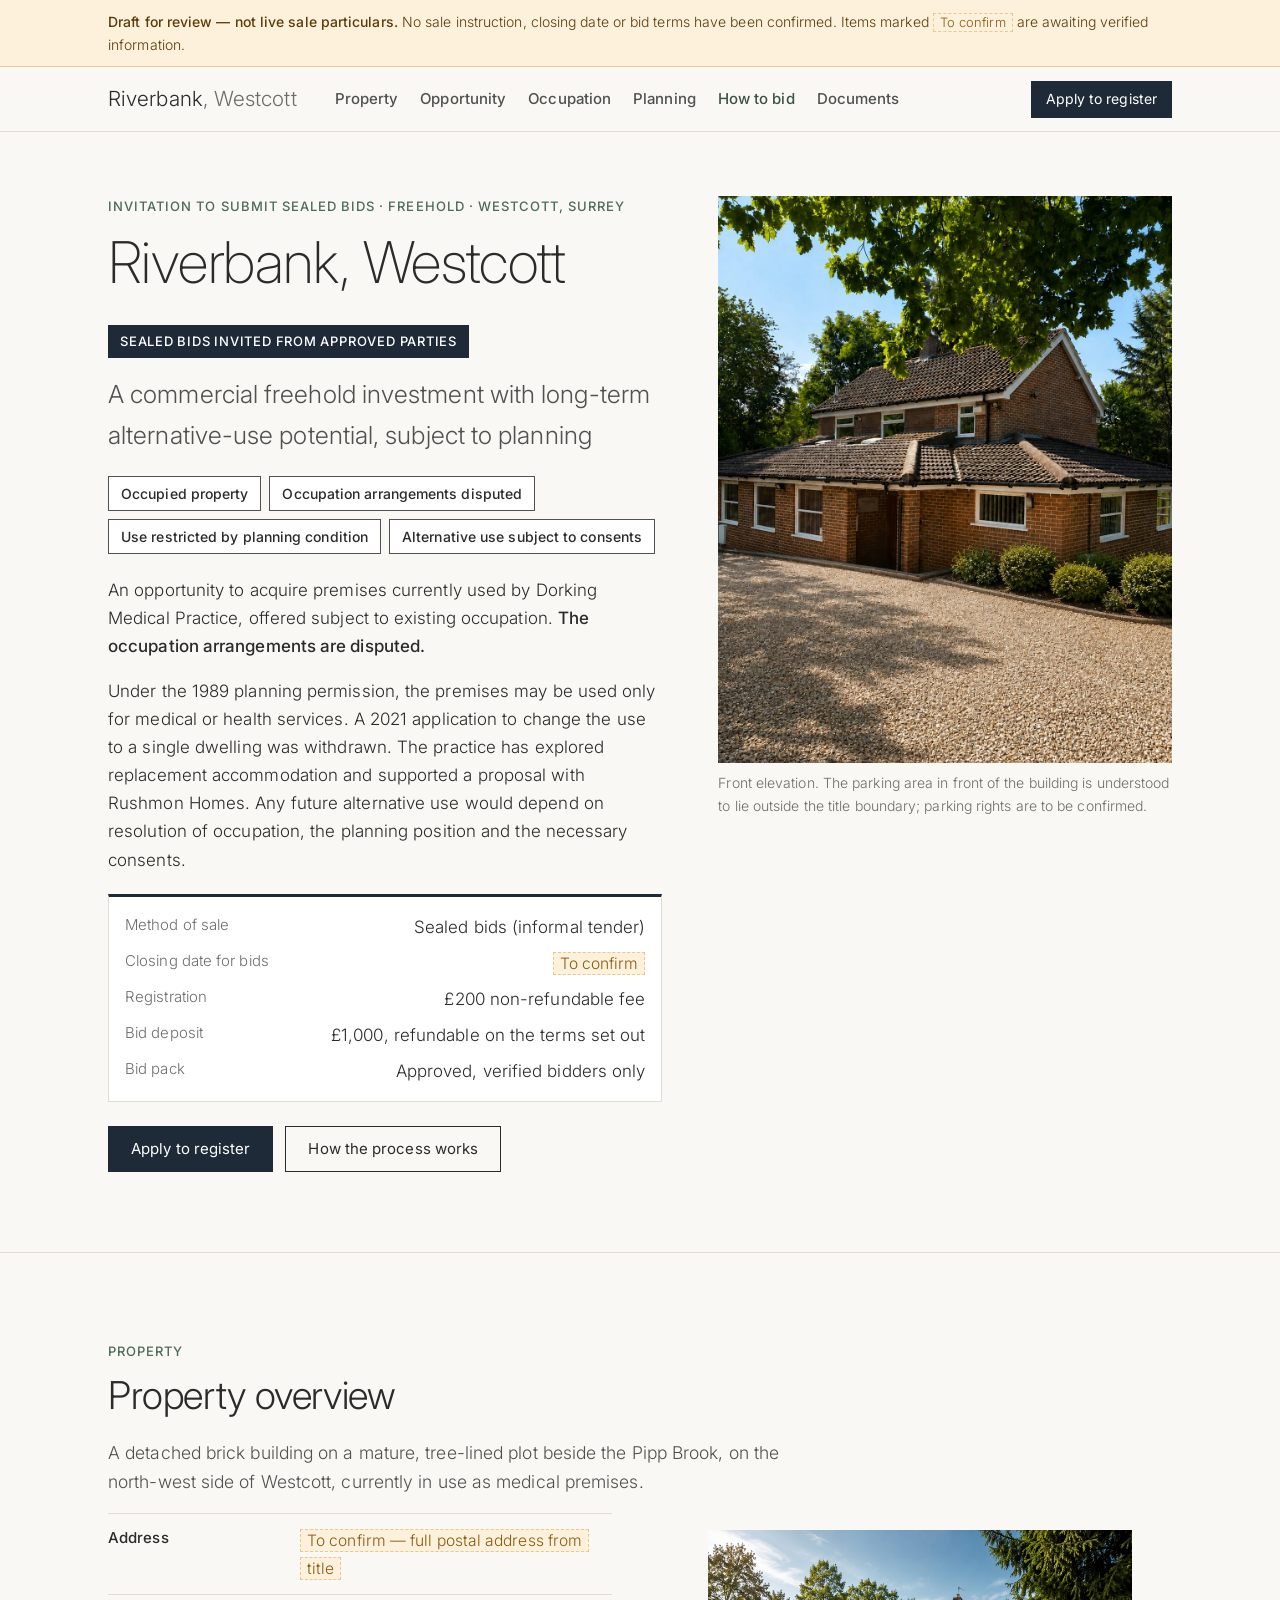
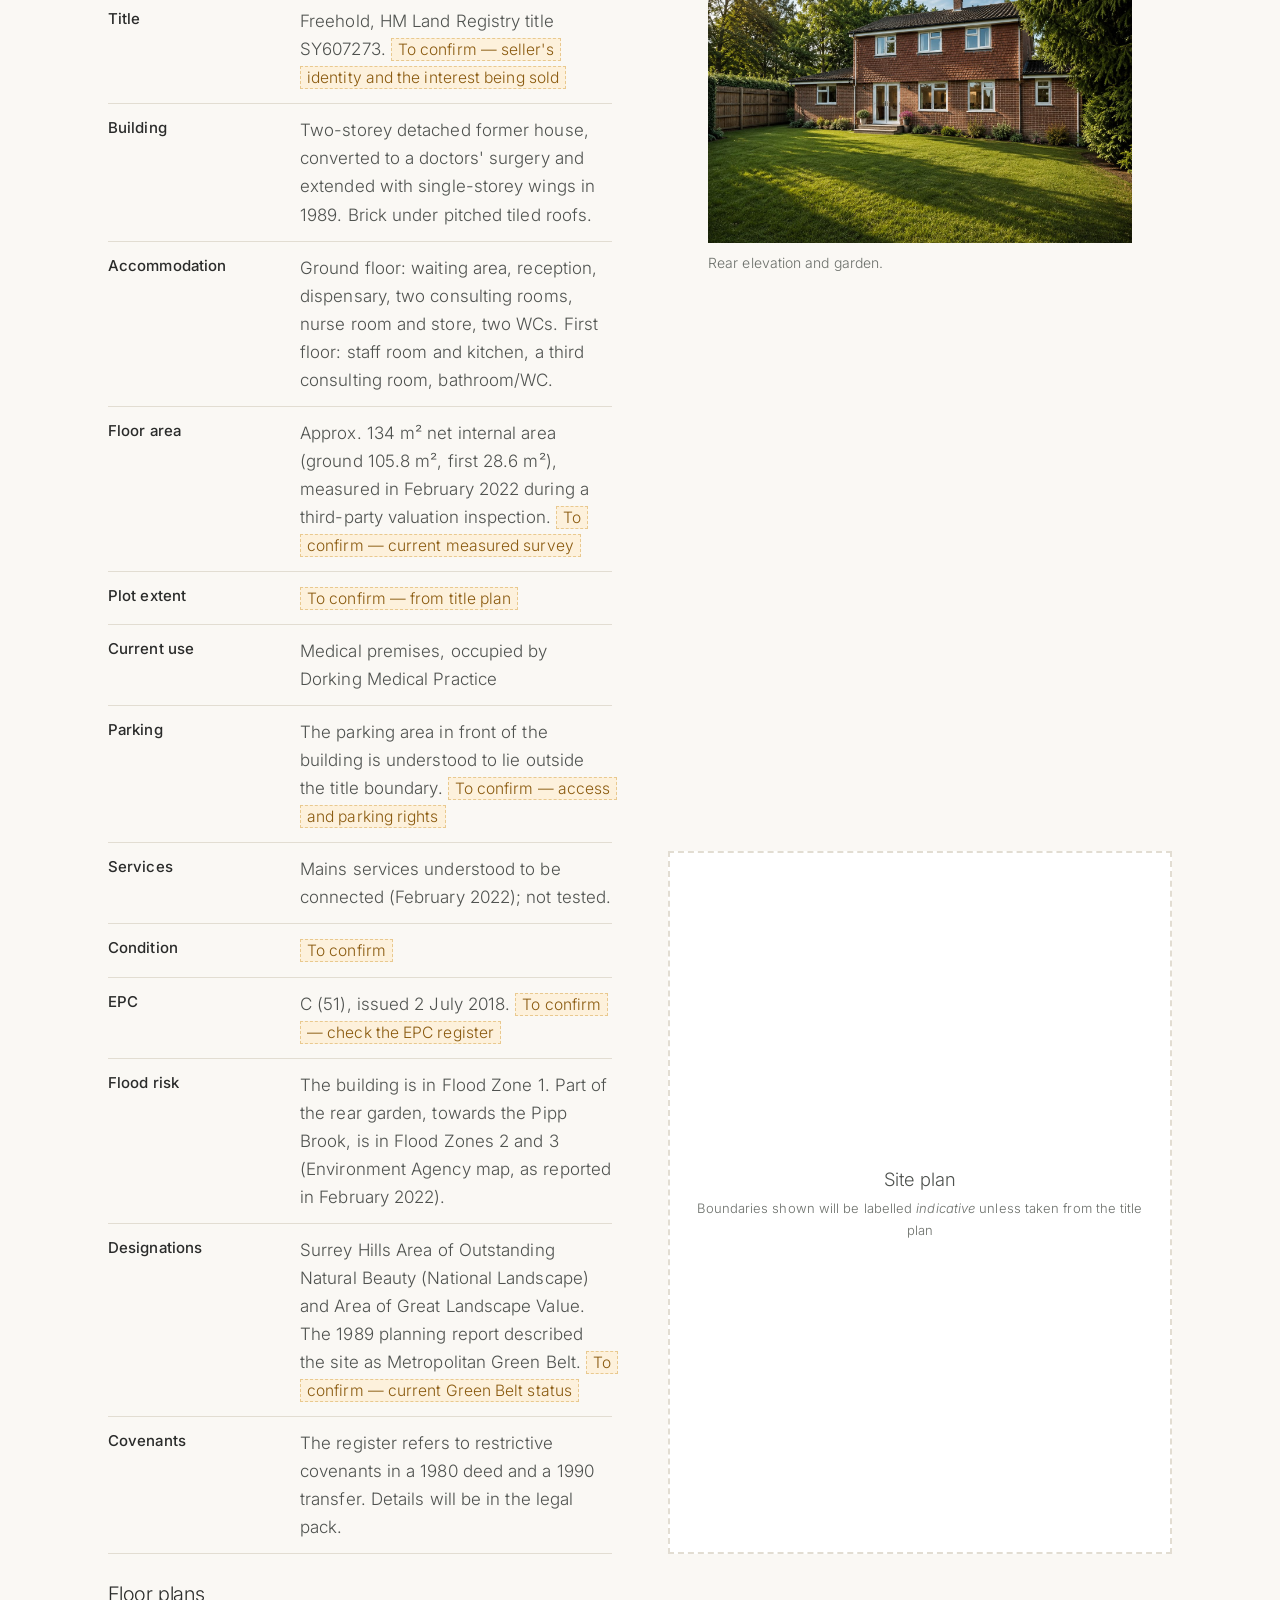
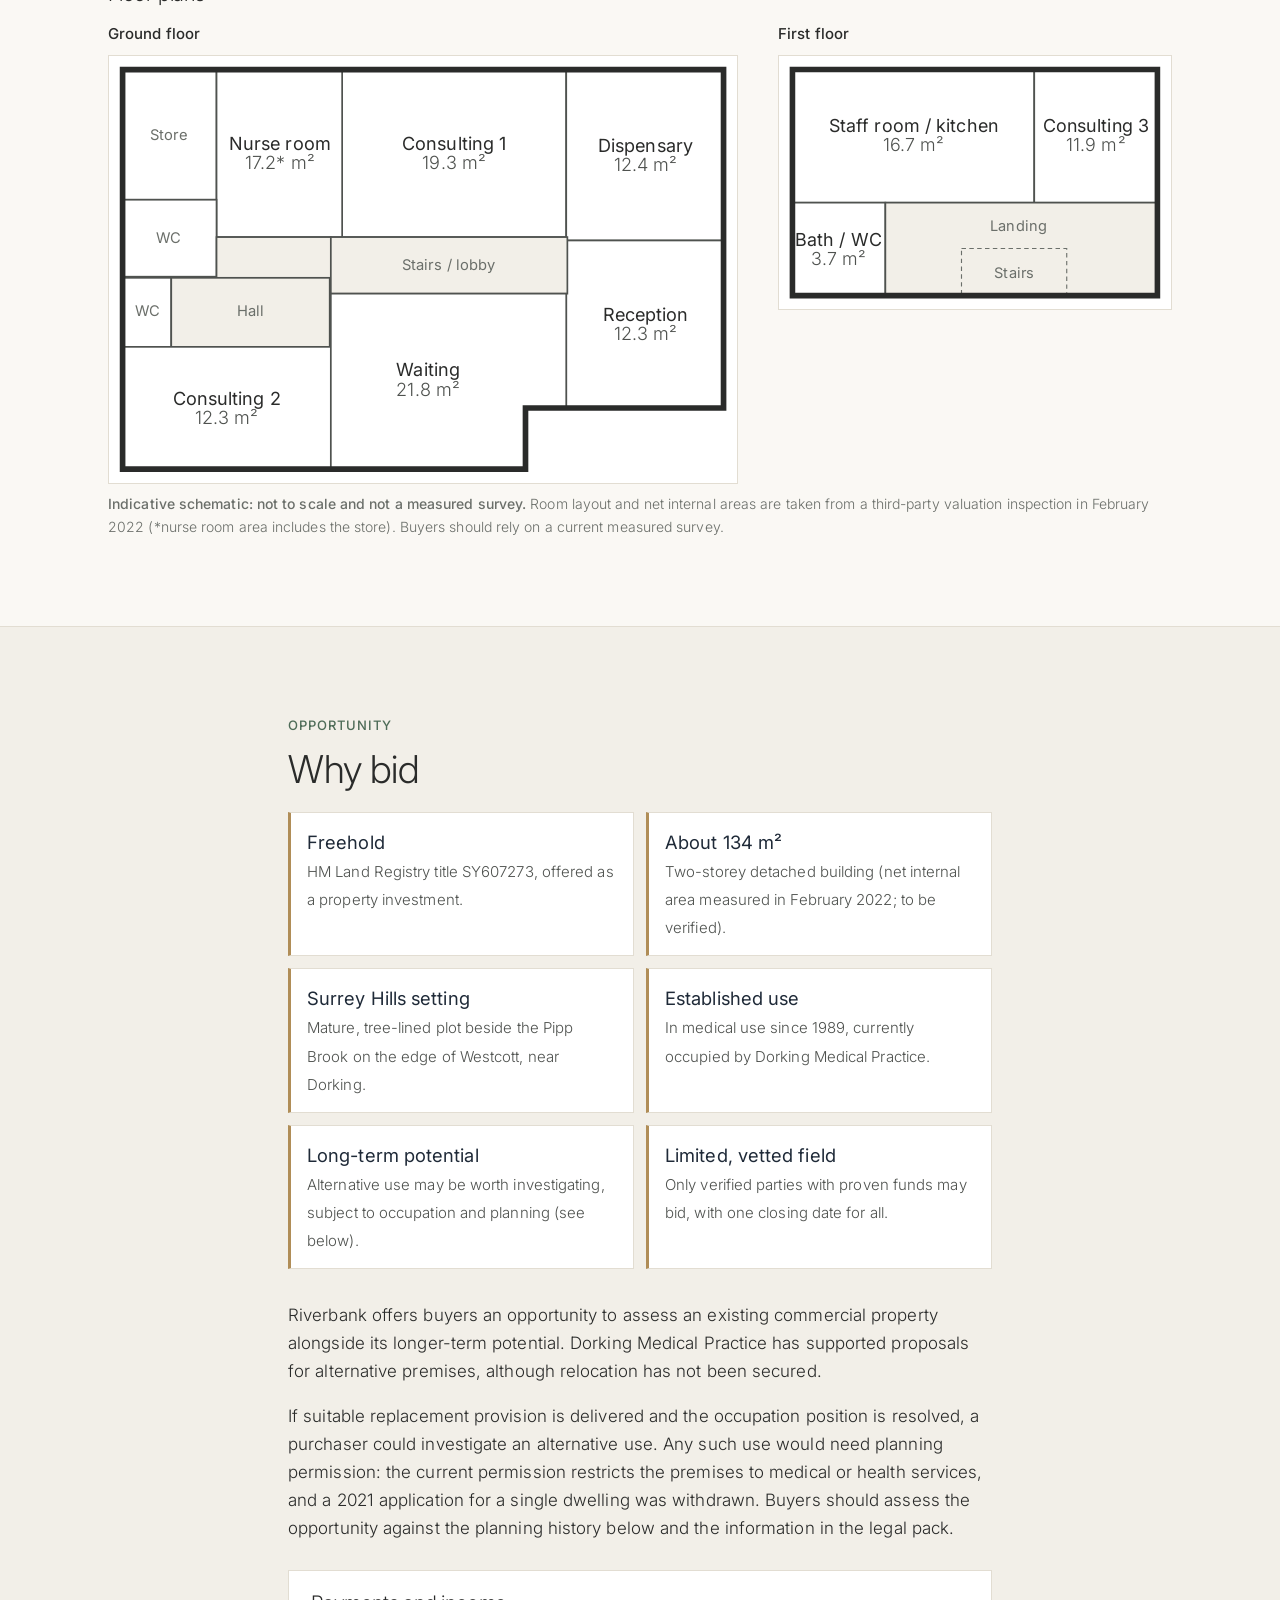
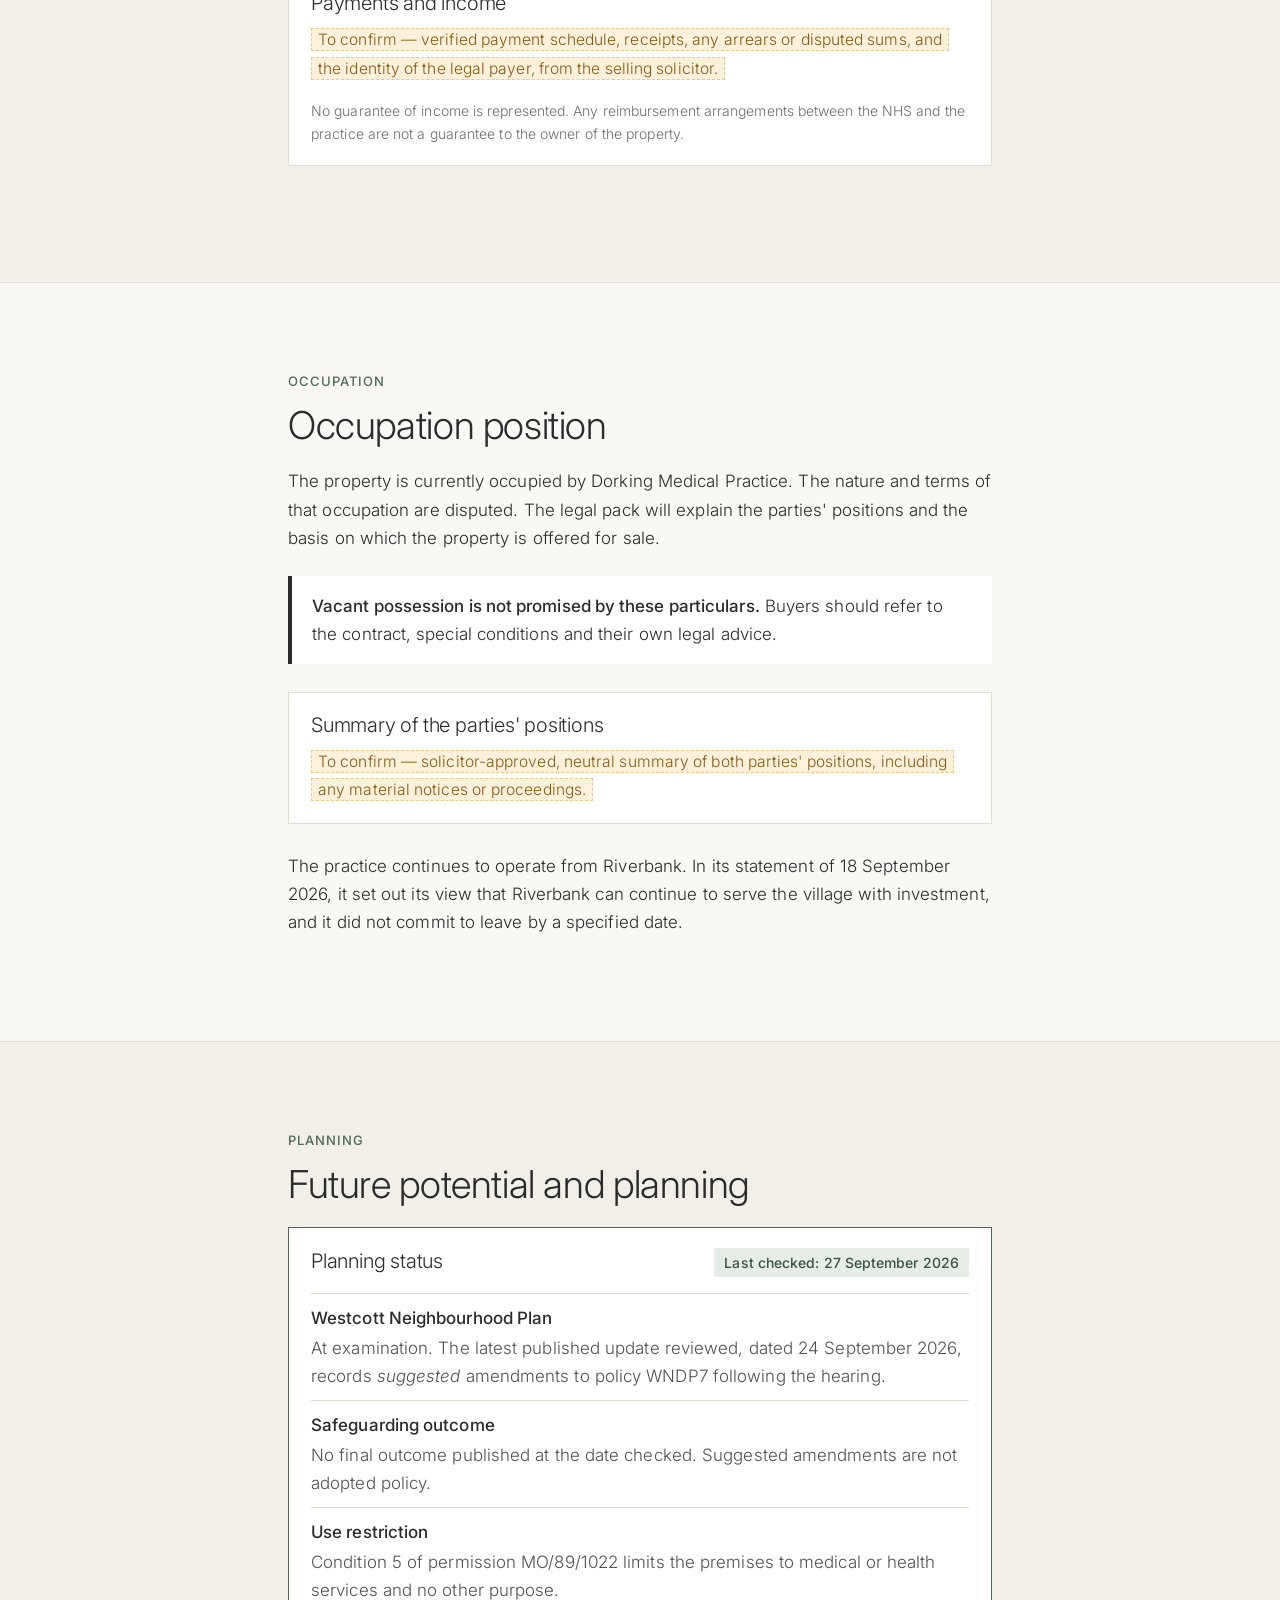
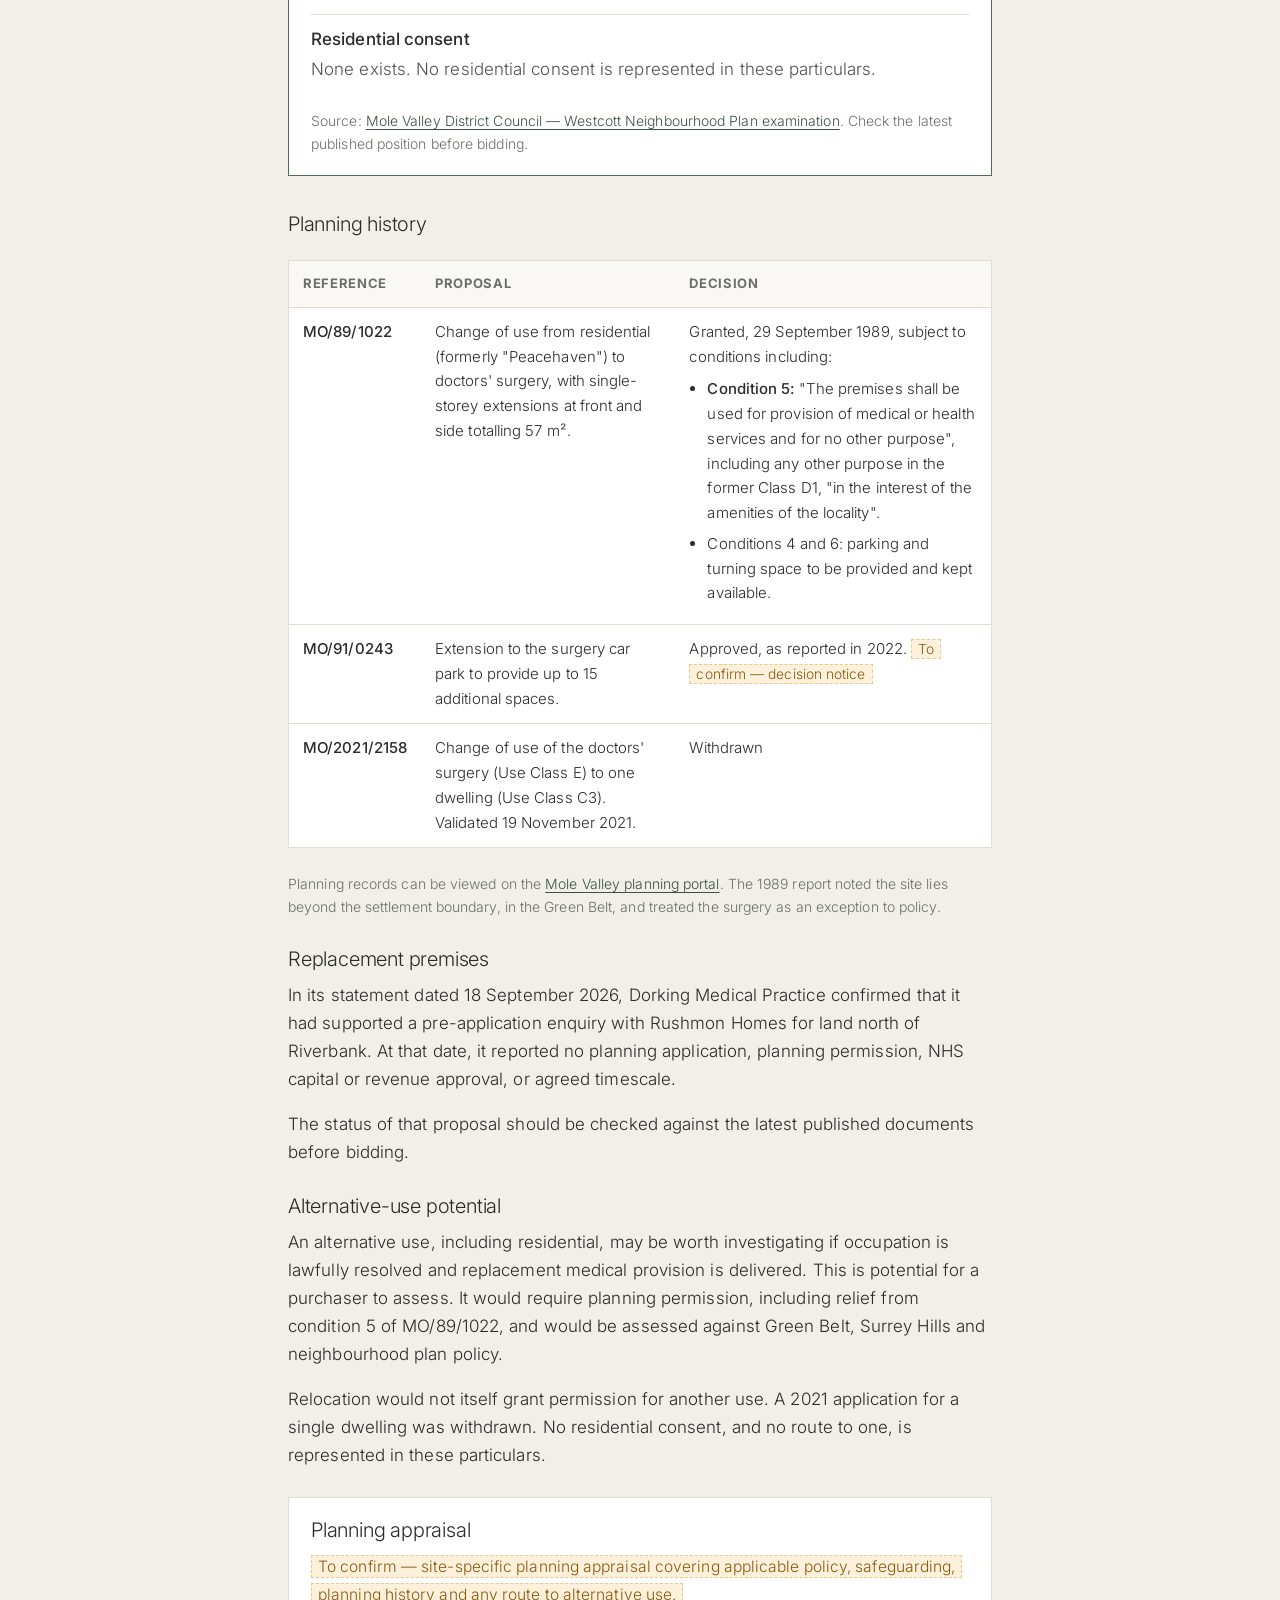
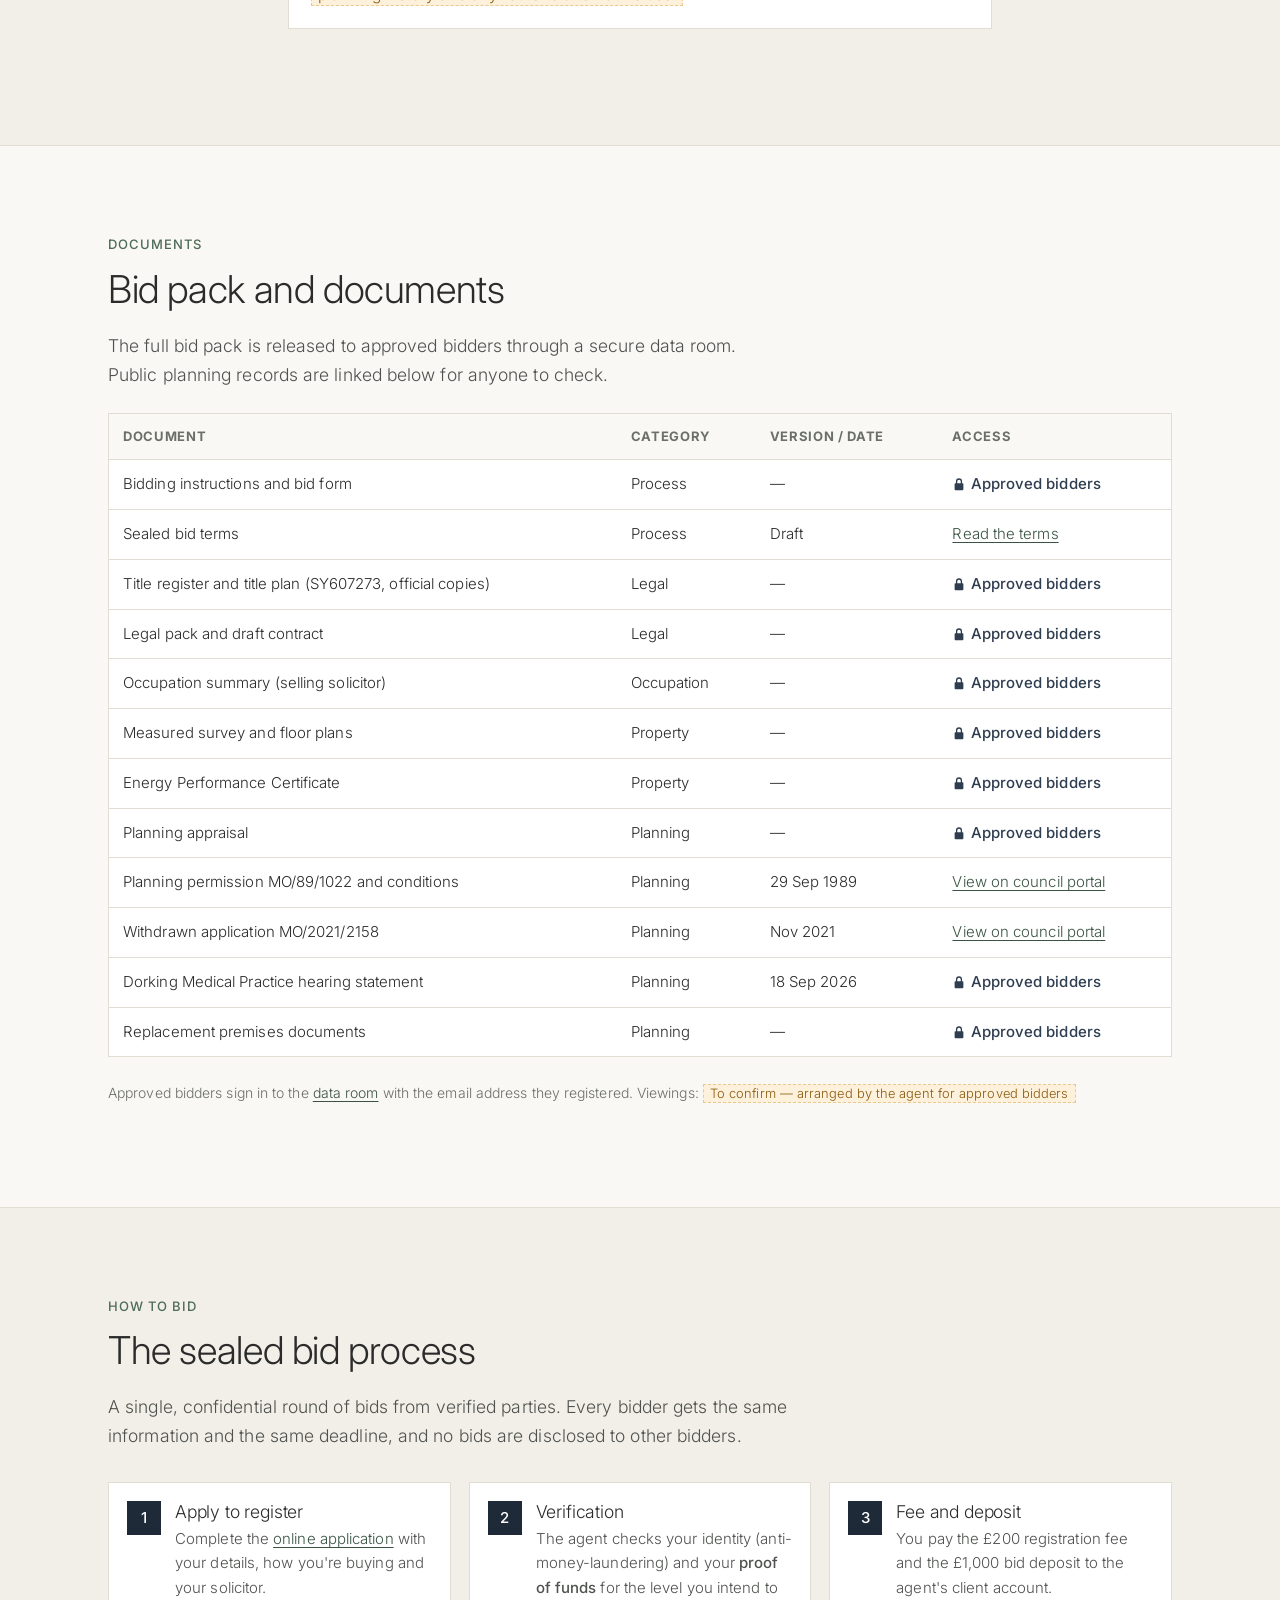
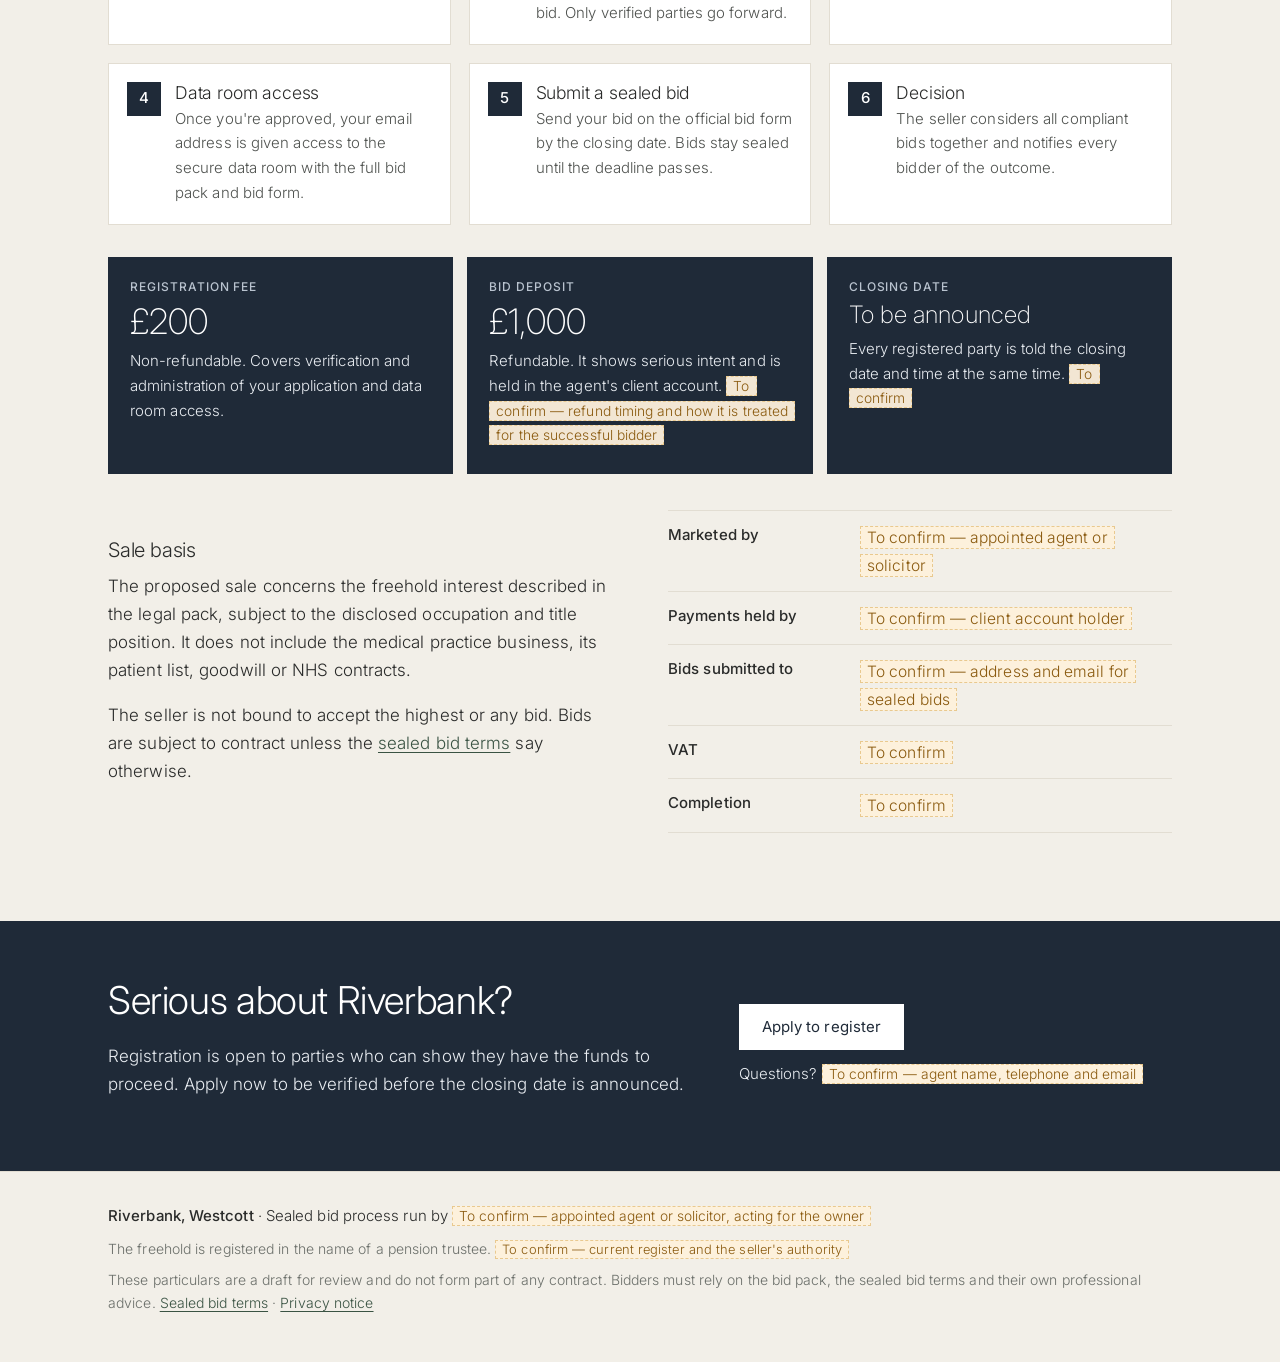
<file: index.html>
<!DOCTYPE html>
<html lang="en-GB">
<head>
  <meta charset="UTF-8" />
  <meta name="viewport" content="width=device-width, initial-scale=1.0" />
  <!-- DRAFT: remove noindex at launch (see README launch checklist). -->
  <meta name="robots" content="noindex, nofollow" />
  <title>Riverbank, Westcott — sealed bids invited</title>
  <meta name="description" content="Riverbank, Westcott: sealed bids invited from approved parties for an occupied commercial freehold. Occupation arrangements are disputed; use is restricted by planning condition and any alternative use is subject to planning." />
  <link rel="preconnect" href="https://fonts.googleapis.com" />
  <link rel="preconnect" href="https://fonts.gstatic.com" crossorigin />
  <link href="https://fonts.googleapis.com/css2?family=Inter:wght@300;400;500&display=swap" rel="stylesheet" />
  <link rel="stylesheet" href="assets/style.css" />
</head>
<body>
  <a class="skip-link" href="#main">Skip to content</a>

  <!-- DRAFT BANNER: delete this whole element at launch. -->
  <div class="draft-banner" role="note">
    <div class="container">
      <strong>Draft for review — not live sale particulars.</strong>
      No sale instruction, closing date or bid terms have been confirmed.
      Items marked <span class="todo">To confirm</span> are awaiting verified information.
    </div>
  </div>

  <header class="site-nav">
    <div class="container nav-inner">
      <a class="brand" href="#top">Riverbank<span>, Westcott</span></a>
      <button class="nav-toggle" type="button" aria-expanded="false" aria-controls="nav-links">
        <span class="visually-hidden">Menu</span>
        <span class="bars" aria-hidden="true"></span>
      </button>
      <nav id="nav-links" aria-label="Sections">
        <a href="#property">Property</a>
        <a href="#investment">Opportunity</a>
        <a href="#occupation">Occupation</a>
        <a href="#planning">Planning</a>
        <a href="#process">How to bid</a>
        <a href="#documents">Documents</a>
      </nav>
      <a class="btn btn-primary btn-sm nav-cta" href="register.html">Apply to register</a>
    </div>
  </header>

  <main id="main">
    <!-- ============ Opening section ============ -->
    <section class="hero" id="top">
      <div class="container hero-grid">
        <div class="hero-copy">
          <p class="eyebrow">Invitation to submit sealed bids · Freehold · Westcott, Surrey</p>
          <h1>Riverbank, Westcott</h1>
          <p class="tender-flag">Sealed bids invited from approved parties</p>
          <p class="hero-sub">A commercial freehold investment with long-term alternative-use potential, subject to planning</p>

          <ul class="status-chips" aria-label="Key status">
            <li>Occupied property</li>
            <li>Occupation arrangements disputed</li>
            <li>Use restricted by planning condition</li>
            <li>Alternative use subject to consents</li>
          </ul>

          <p>An opportunity to acquire premises currently used by Dorking Medical Practice, offered subject to existing occupation. <strong>The occupation arrangements are disputed.</strong></p>
          <p>Under the 1989 planning permission, the premises may be used only for medical or health services. A 2021 application to change the use to a single dwelling was withdrawn. The practice has explored replacement accommodation and supported a proposal with Rushmon Homes. Any future alternative use would depend on resolution of occupation, the planning position and the necessary consents.</p>

          <dl class="key-terms">
            <div><dt>Method of sale</dt><dd>Sealed bids (informal tender)</dd></div>
            <div><dt>Closing date for bids</dt><dd><span class="todo">To confirm</span></dd></div>
            <div><dt>Registration</dt><dd>£200 non-refundable fee</dd></div>
            <div><dt>Bid deposit</dt><dd>£1,000, refundable on the terms set out</dd></div>
            <div><dt>Bid pack</dt><dd>Approved, verified bidders only</dd></div>
          </dl>

          <div class="actions">
            <a class="btn btn-primary" href="register.html">Apply to register</a>
            <a class="btn btn-ghost" href="#process">How the process works</a>
          </div>
        </div>

        <figure class="hero-photo">
          <img src="assets/img/riverbank-front.jpg" width="1086" height="1448"
               alt="Front of Riverbank: a two-storey brick building with single-storey wings, tiled roofs, with a gravel parking area in front, shaded by mature trees." />
          <figcaption>Front elevation. The parking area in front of the building is understood to lie outside the title boundary; parking rights are to be confirmed.</figcaption>
        </figure>
      </div>
    </section>

    <!-- ============ Property overview ============ -->
    <section class="section" id="property" aria-labelledby="property-h">
      <div class="container">
        <p class="eyebrow">Property</p>
        <h2 id="property-h">Property overview</h2>
        <p class="lede">A detached brick building on a mature, tree-lined plot beside the Pipp Brook, on the north-west side of Westcott, currently in use as medical premises.</p>

        <div class="two-col">
          <dl class="facts">
            <div><dt>Address</dt><dd><span class="todo">To confirm — full postal address from title</span></dd></div>
            <div><dt>Title</dt><dd>Freehold, HM Land Registry title SY607273. <span class="todo">To confirm — seller's identity and the interest being sold</span></dd></div>
            <div><dt>Building</dt><dd>Two-storey detached former house, converted to a doctors' surgery and extended with single-storey wings in 1989. Brick under pitched tiled roofs.</dd></div>
            <div><dt>Accommodation</dt><dd>Ground floor: waiting area, reception, dispensary, two consulting rooms, nurse room and store, two WCs. First floor: staff room and kitchen, a third consulting room, bathroom/WC.</dd></div>
            <div><dt>Floor area</dt><dd>Approx. 134 m² net internal area (ground 105.8 m², first 28.6 m²), measured in February 2022 during a third-party valuation inspection. <span class="todo">To confirm — current measured survey</span></dd></div>
            <div><dt>Plot extent</dt><dd><span class="todo">To confirm — from title plan</span></dd></div>
            <div><dt>Current use</dt><dd>Medical premises, occupied by Dorking Medical Practice</dd></div>
            <div><dt>Parking</dt><dd>The parking area in front of the building is understood to lie outside the title boundary. <span class="todo">To confirm — access and parking rights</span></dd></div>
            <div><dt>Services</dt><dd>Mains services understood to be connected (February 2022); not tested.</dd></div>
            <div><dt>Condition</dt><dd><span class="todo">To confirm</span></dd></div>
            <div><dt>EPC</dt><dd>C (51), issued 2 July 2018. <span class="todo">To confirm — check the EPC register</span></dd></div>
            <div><dt>Flood risk</dt><dd>The building is in Flood Zone 1. Part of the rear garden, towards the Pipp Brook, is in Flood Zones 2 and 3 (Environment Agency map, as reported in February 2022).</dd></div>
            <div><dt>Designations</dt><dd>Surrey Hills Area of Outstanding Natural Beauty (National Landscape) and Area of Great Landscape Value. The 1989 planning report described the site as Metropolitan Green Belt. <span class="todo">To confirm — current Green Belt status</span></dd></div>
            <div><dt>Covenants</dt><dd>The register refers to restrictive covenants in a 1980 deed and a 1990 transfer. Details will be in the legal pack.</dd></div>
          </dl>

          <div class="gallery">
            <figure>
              <img src="assets/img/riverbank-rear-garden.jpg" width="1459" height="1078" loading="lazy"
                   alt="Rear of Riverbank: brick and tile-hung elevation with French doors opening onto a lawn bordered by fencing and trees." />
              <figcaption>Rear elevation and garden.</figcaption>
            </figure>
            <div class="slot" role="img" aria-label="Placeholder for site plan">
              <span>Site plan</span>
              <small>Boundaries shown will be labelled <em>indicative</em> unless taken from the title plan</small>
            </div>
          </div>
        </div>

        <h3 id="floor-plans">Floor plans</h3>
        <figure class="floorplan">
          <div class="plan-grid">
            <div>
              <p class="plan-title">Ground floor</p>
              <svg class="plan" viewBox="0 0 555 377" role="img" aria-labelledby="plan-gf plan-gf-d">
<title id="plan-gf">Ground floor (indicative schematic)</title><desc id="plan-gf-d">Indicative schematic of the ground floor: waiting area, reception, dispensary, two consulting rooms, nurse room and store, two WCs, hall, stairs and lobby. Areas are net internal areas measured in February 2022.</desc>
<g transform="translate(12 12)">
<rect class="room" x="0" y="0" width="83" height="115"/>
<rect class="room" x="83" y="0" width="112" height="148"/>
<rect class="room" x="194" y="0" width="198" height="148"/>
<rect class="room" x="392" y="0" width="138" height="151"/>
<rect class="room" x="392" y="151" width="138" height="148"/>
<rect class="room" x="0" y="115" width="83" height="68"/>
<rect class="room" x="0" y="184" width="43" height="61"/>
<rect class="circ" x="83" y="148" width="101" height="36"/><rect class="circ" x="43" y="184" width="140" height="61"/>
<rect class="circ" x="184" y="148" width="209" height="50"/>
<rect class="room" x="0" y="245" width="184" height="108"/>
<polygon class="room" points="184,198 392,198 392,299 356,299 356,353 184,353"/><text x="270" y="271">Waiting</text><text class="area" x="270" y="288">21.8 m²</text>
<text class="minor" x="41" y="62">Store</text>
<text x="139" y="71">Nurse room</text><text class="area" x="139" y="88">17.2* m²</text>
<text x="293" y="71">Consulting 1</text><text class="area" x="293" y="88">19.3 m²</text>
<text x="462" y="73">Dispensary</text><text class="area" x="462" y="90">12.4 m²</text>
<text x="462" y="222">Reception</text><text class="area" x="462" y="239">12.3 m²</text>
<text class="minor" x="41" y="153">WC</text>
<text class="minor" x="22" y="218">WC</text>
<text class="minor" x="113" y="218">Hall</text>
<text class="minor" x="288" y="177">Stairs / lobby</text>
<text x="92" y="296">Consulting 2</text><text class="area" x="92" y="313">12.3 m²</text>
<polygon class="outline" points="0,0 531,0 531,299 356,299 356,353 0,353"/></g></svg>
            </div>
            <div>
              <p class="plan-title">First floor</p>
              <svg class="plan" viewBox="0 0 350 226" role="img" aria-labelledby="plan-ff plan-ff-d">
<title id="plan-ff">First floor (indicative schematic)</title><desc id="plan-ff-d">Indicative schematic of the first floor: staff room and kitchen, third consulting room, bathroom and WC, landing and stairs. Areas are net internal areas measured in February 2022.</desc>
<g transform="translate(12 12)">
<rect class="room" x="0" y="0" width="216" height="119"/>
<rect class="room" x="216" y="0" width="110" height="119"/>
<rect class="room" x="0" y="119" width="83" height="84"/>
<rect class="circ" x="83" y="119" width="243" height="84"/>
<rect class="stairs" x="151" y="160" width="94" height="42"/><text class="minor" x="198" y="186">Stairs</text><text class="minor" x="202" y="144">Landing</text>
<text x="108" y="56">Staff room / kitchen</text><text class="area" x="108" y="73">16.7 m²</text>
<text x="271" y="56">Consulting 3</text><text class="area" x="271" y="73">11.9 m²</text>
<text x="41" y="158">Bath / WC</text><text class="area" x="41" y="175">3.7 m²</text>
<polygon class="outline" points="0,0 326,0 326,202 0,202"/></g></svg>
            </div>
          </div>
          <figcaption><strong>Indicative schematic: not to scale and not a measured survey.</strong> Room layout and net internal areas are taken from a third-party valuation inspection in February 2022 (*nurse room area includes the store). Buyers should rely on a current measured survey.</figcaption>
        </figure>
      </div>
    </section>

    <!-- ============ Investment opportunity ============ -->
    <section class="section alt" id="investment" aria-labelledby="investment-h">
      <div class="container narrow">
        <p class="eyebrow">Opportunity</p>
        <h2 id="investment-h">Why bid</h2>
        <ul class="highlights">
          <li><strong>Freehold</strong><span>HM Land Registry title SY607273, offered as a property investment.</span></li>
          <li><strong>About 134 m²</strong><span>Two-storey detached building (net internal area measured in February 2022; to be verified).</span></li>
          <li><strong>Surrey Hills setting</strong><span>Mature, tree-lined plot beside the Pipp Brook on the edge of Westcott, near Dorking.</span></li>
          <li><strong>Established use</strong><span>In medical use since 1989, currently occupied by Dorking Medical Practice.</span></li>
          <li><strong>Long-term potential</strong><span>Alternative use may be worth investigating, subject to occupation and planning (see below).</span></li>
          <li><strong>Limited, vetted field</strong><span>Only verified parties with proven funds may bid, with one closing date for all.</span></li>
        </ul>
        <p>Riverbank offers buyers an opportunity to assess an existing commercial property alongside its longer-term potential. Dorking Medical Practice has supported proposals for alternative premises, although relocation has not been secured.</p>
        <p>If suitable replacement provision is delivered and the occupation position is resolved, a purchaser could investigate an alternative use. Any such use would need planning permission: the current permission restricts the premises to medical or health services, and a 2021 application for a single dwelling was withdrawn. Buyers should assess the opportunity against the planning history below and the information in the legal pack.</p>

        <div class="panel">
          <h3>Payments and income</h3>
          <p><span class="todo">To confirm — verified payment schedule, receipts, any arrears or disputed sums, and the identity of the legal payer, from the selling solicitor.</span></p>
          <p class="note">No guarantee of income is represented. Any reimbursement arrangements between the NHS and the practice are not a guarantee to the owner of the property.</p>
        </div>
      </div>
    </section>

    <!-- ============ Occupation ============ -->
    <section class="section" id="occupation" aria-labelledby="occupation-h">
      <div class="container narrow">
        <p class="eyebrow">Occupation</p>
        <h2 id="occupation-h">Occupation position</h2>
        <p>The property is currently occupied by Dorking Medical Practice. The nature and terms of that occupation are disputed. The legal pack will explain the parties' positions and the basis on which the property is offered for sale.</p>

        <div class="callout">
          <p><strong>Vacant possession is not promised by these particulars.</strong> Buyers should refer to the contract, special conditions and their own legal advice.</p>
        </div>

        <div class="panel">
          <h3>Summary of the parties' positions</h3>
          <p><span class="todo">To confirm — solicitor-approved, neutral summary of both parties' positions, including any material notices or proceedings.</span></p>
        </div>

        <p>The practice continues to operate from Riverbank. In its statement of 18 September 2026, it set out its view that Riverbank can continue to serve the village with investment, and it did not commit to leave by a specified date.</p>
      </div>
    </section>

    <!-- ============ Planning ============ -->
    <section class="section alt" id="planning" aria-labelledby="planning-h">
      <div class="container narrow">
        <p class="eyebrow">Planning</p>
        <h2 id="planning-h">Future potential and planning</h2>

        <aside class="status-panel" aria-labelledby="status-h">
          <div class="status-head">
            <h3 id="status-h">Planning status</h3>
            <p class="checked">Last checked: <time datetime="2026-09-27">27 September 2026</time></p>
          </div>
          <dl>
            <div><dt>Westcott Neighbourhood Plan</dt><dd>At examination. The latest published update reviewed, dated 24 September 2026, records <em>suggested</em> amendments to policy WNDP7 following the hearing.</dd></div>
            <div><dt>Safeguarding outcome</dt><dd>No final outcome published at the date checked. Suggested amendments are not adopted policy.</dd></div>
            <div><dt>Use restriction</dt><dd>Condition 5 of permission MO/89/1022 limits the premises to medical or health services and no other purpose.</dd></div>
            <div><dt>Residential consent</dt><dd>None exists. No residential consent is represented in these particulars.</dd></div>
          </dl>
          <p class="note">Source: <a href="https://www.molevalley.gov.uk/planning-building/neighbourhood-planning/westcott-neighbourhood-plan-examination/" rel="noopener">Mole Valley District Council — Westcott Neighbourhood Plan examination</a>. Check the latest published position before bidding.</p>
        </aside>


        <h3>Planning history</h3>
        <div class="table-wrap">
          <table class="docs history">
            <thead>
              <tr><th scope="col">Reference</th><th scope="col">Proposal</th><th scope="col">Decision</th></tr>
            </thead>
            <tbody>
              <tr>
                <td>MO/89/1022</td>
                <td>Change of use from residential (formerly "Peacehaven") to doctors' surgery, with single-storey extensions at front and side totalling 57 m².</td>
                <td>Granted, 29 September 1989, subject to conditions including:
                  <ul class="conditions">
                    <li><strong>Condition 5:</strong> "The premises shall be used for provision of medical or health services and for no other purpose", including any other purpose in the former Class D1, "in the interest of the amenities of the locality".</li>
                    <li>Conditions 4 and 6: parking and turning space to be provided and kept available.</li>
                  </ul>
                </td>
              </tr>
              <tr>
                <td>MO/91/0243</td>
                <td>Extension to the surgery car park to provide up to 15 additional spaces.</td>
                <td>Approved, as reported in 2022. <span class="todo">To confirm — decision notice</span></td>
              </tr>
              <tr>
                <td>MO/2021/2158</td>
                <td>Change of use of the doctors' surgery (Use Class E) to one dwelling (Use Class C3). Validated 19 November 2021.</td>
                <td>Withdrawn</td>
              </tr>
            </tbody>
          </table>
        </div>
        <p class="note">Planning records can be viewed on the <a href="https://www.molevalley.gov.uk/planning-building" rel="noopener">Mole Valley planning portal</a>. The 1989 report noted the site lies beyond the settlement boundary, in the Green Belt, and treated the surgery as an exception to policy.</p>

        <h3>Replacement premises</h3>
        <p>In its statement dated 18 September 2026, Dorking Medical Practice confirmed that it had supported a pre-application enquiry with Rushmon Homes for land north of Riverbank. At that date, it reported no planning application, planning permission, NHS capital or revenue approval, or agreed timescale.</p>
        <p>The status of that proposal should be checked against the latest published documents before bidding.</p>

        <h3>Alternative-use potential</h3>
        <p>An alternative use, including residential, may be worth investigating if occupation is lawfully resolved and replacement medical provision is delivered. This is potential for a purchaser to assess. It would require planning permission, including relief from condition 5 of MO/89/1022, and would be assessed against Green Belt, Surrey Hills and neighbourhood plan policy.</p>
        <p>Relocation would not itself grant permission for another use. A 2021 application for a single dwelling was withdrawn. No residential consent, and no route to one, is represented in these particulars.</p>

        <div class="panel">
          <h3>Planning appraisal</h3>
          <p><span class="todo">To confirm — site-specific planning appraisal covering applicable policy, safeguarding, planning history and any route to alternative use.</span></p>
        </div>
      </div>
    </section>

    <!-- ============ Documents ============ -->
    <section class="section" id="documents" aria-labelledby="documents-h">
      <div class="container">
        <p class="eyebrow">Documents</p>
        <h2 id="documents-h">Bid pack and documents</h2>
        <p class="lede">The full bid pack is released to approved bidders through a secure data room. Public planning records are linked below for anyone to check.</p>

        <div class="table-wrap">
          <table class="docs">
            <thead>
              <tr><th scope="col">Document</th><th scope="col">Category</th><th scope="col">Version / date</th><th scope="col">Access</th></tr>
            </thead>
            <tbody>
              <tr><td>Bidding instructions and bid form</td><td>Process</td><td>—</td><td class="locked"><svg class="lock" viewBox="0 0 16 16" aria-hidden="true"><path d="M4.5 7V5a3.5 3.5 0 0 1 7 0v2h.5A1 1 0 0 1 13 8v6a1 1 0 0 1-1 1H4a1 1 0 0 1-1-1V8a1 1 0 0 1 1-1h.5Zm1.5 0h4V5a2 2 0 1 0-4 0v2Z"/></svg> Approved bidders</td></tr>
              <tr><td>Sealed bid terms</td><td>Process</td><td>Draft</td><td><a href="terms.html">Read the terms</a></td></tr>
              <tr><td>Title register and title plan (SY607273, official copies)</td><td>Legal</td><td>—</td><td class="locked"><svg class="lock" viewBox="0 0 16 16" aria-hidden="true"><path d="M4.5 7V5a3.5 3.5 0 0 1 7 0v2h.5A1 1 0 0 1 13 8v6a1 1 0 0 1-1 1H4a1 1 0 0 1-1-1V8a1 1 0 0 1 1-1h.5Zm1.5 0h4V5a2 2 0 1 0-4 0v2Z"/></svg> Approved bidders</td></tr>
              <tr><td>Legal pack and draft contract</td><td>Legal</td><td>—</td><td class="locked"><svg class="lock" viewBox="0 0 16 16" aria-hidden="true"><path d="M4.5 7V5a3.5 3.5 0 0 1 7 0v2h.5A1 1 0 0 1 13 8v6a1 1 0 0 1-1 1H4a1 1 0 0 1-1-1V8a1 1 0 0 1 1-1h.5Zm1.5 0h4V5a2 2 0 1 0-4 0v2Z"/></svg> Approved bidders</td></tr>
              <tr><td>Occupation summary (selling solicitor)</td><td>Occupation</td><td>—</td><td class="locked"><svg class="lock" viewBox="0 0 16 16" aria-hidden="true"><path d="M4.5 7V5a3.5 3.5 0 0 1 7 0v2h.5A1 1 0 0 1 13 8v6a1 1 0 0 1-1 1H4a1 1 0 0 1-1-1V8a1 1 0 0 1 1-1h.5Zm1.5 0h4V5a2 2 0 1 0-4 0v2Z"/></svg> Approved bidders</td></tr>
              <tr><td>Measured survey and floor plans</td><td>Property</td><td>—</td><td class="locked"><svg class="lock" viewBox="0 0 16 16" aria-hidden="true"><path d="M4.5 7V5a3.5 3.5 0 0 1 7 0v2h.5A1 1 0 0 1 13 8v6a1 1 0 0 1-1 1H4a1 1 0 0 1-1-1V8a1 1 0 0 1 1-1h.5Zm1.5 0h4V5a2 2 0 1 0-4 0v2Z"/></svg> Approved bidders</td></tr>
              <tr><td>Energy Performance Certificate</td><td>Property</td><td>—</td><td class="locked"><svg class="lock" viewBox="0 0 16 16" aria-hidden="true"><path d="M4.5 7V5a3.5 3.5 0 0 1 7 0v2h.5A1 1 0 0 1 13 8v6a1 1 0 0 1-1 1H4a1 1 0 0 1-1-1V8a1 1 0 0 1 1-1h.5Zm1.5 0h4V5a2 2 0 1 0-4 0v2Z"/></svg> Approved bidders</td></tr>
              <tr><td>Planning appraisal</td><td>Planning</td><td>—</td><td class="locked"><svg class="lock" viewBox="0 0 16 16" aria-hidden="true"><path d="M4.5 7V5a3.5 3.5 0 0 1 7 0v2h.5A1 1 0 0 1 13 8v6a1 1 0 0 1-1 1H4a1 1 0 0 1-1-1V8a1 1 0 0 1 1-1h.5Zm1.5 0h4V5a2 2 0 1 0-4 0v2Z"/></svg> Approved bidders</td></tr>
              <tr><td>Planning permission MO/89/1022 and conditions</td><td>Planning</td><td>29 Sep 1989</td><td><a href="https://www.molevalley.gov.uk/planning-building" rel="noopener">View on council portal</a></td></tr>
              <tr><td>Withdrawn application MO/2021/2158</td><td>Planning</td><td>Nov 2021</td><td><a href="https://www.molevalley.gov.uk/planning-building" rel="noopener">View on council portal</a></td></tr>
              <tr><td>Dorking Medical Practice hearing statement</td><td>Planning</td><td>18 Sep 2026</td><td class="locked"><svg class="lock" viewBox="0 0 16 16" aria-hidden="true"><path d="M4.5 7V5a3.5 3.5 0 0 1 7 0v2h.5A1 1 0 0 1 13 8v6a1 1 0 0 1-1 1H4a1 1 0 0 1-1-1V8a1 1 0 0 1 1-1h.5Zm1.5 0h4V5a2 2 0 1 0-4 0v2Z"/></svg> Approved bidders</td></tr>
              <tr><td>Replacement premises documents</td><td>Planning</td><td>—</td><td class="locked"><svg class="lock" viewBox="0 0 16 16" aria-hidden="true"><path d="M4.5 7V5a3.5 3.5 0 0 1 7 0v2h.5A1 1 0 0 1 13 8v6a1 1 0 0 1-1 1H4a1 1 0 0 1-1-1V8a1 1 0 0 1 1-1h.5Zm1.5 0h4V5a2 2 0 1 0-4 0v2Z"/></svg> Approved bidders</td></tr>
            </tbody>
          </table>
        </div>
        <p class="note">Approved bidders sign in to the <a href="data-room/">data room</a> with the email address they registered. Viewings: <span class="todo">To confirm — arranged by the agent for approved bidders</span></p>
      </div>
    </section>

    <!-- ============ Process ============ -->
    <section class="section alt" id="process" aria-labelledby="process-h">
      <div class="container">
        <p class="eyebrow">How to bid</p>
        <h2 id="process-h">The sealed bid process</h2>
        <p class="lede">A single, confidential round of bids from verified parties. Every bidder gets the same information and the same deadline, and no bids are disclosed to other bidders.</p>

        <ol class="steps">
          <li><span class="step-n">1</span><div><h3>Apply to register</h3><p>Complete the <a href="register.html">online application</a> with your details, how you're buying and your solicitor.</p></div></li>
          <li><span class="step-n">2</span><div><h3>Verification</h3><p>The agent checks your identity (anti-money-laundering) and your <strong>proof of funds</strong> for the level you intend to bid. Only verified parties go forward.</p></div></li>
          <li><span class="step-n">3</span><div><h3>Fee and deposit</h3><p>You pay the £200 registration fee and the £1,000 bid deposit to the agent's client account.</p></div></li>
          <li><span class="step-n">4</span><div><h3>Data room access</h3><p>Once you're approved, your email address is given access to the secure data room with the full bid pack and bid form.</p></div></li>
          <li><span class="step-n">5</span><div><h3>Submit a sealed bid</h3><p>Send your bid on the official bid form by the closing date. Bids stay sealed until the deadline passes.</p></div></li>
          <li><span class="step-n">6</span><div><h3>Decision</h3><p>The seller considers all compliant bids together and notifies every bidder of the outcome.</p></div></li>
        </ol>

        <div class="fees">
          <div class="fee">
            <p class="fee-label">Registration fee</p>
            <p class="fee-amount">£200</p>
            <p>Non-refundable. Covers verification and administration of your application and data room access.</p>
          </div>
          <div class="fee">
            <p class="fee-label">Bid deposit</p>
            <p class="fee-amount">£1,000</p>
            <p>Refundable. It shows serious intent and is held in the agent's client account. <span class="todo">To confirm — refund timing and how it is treated for the successful bidder</span></p>
          </div>
          <div class="fee">
            <p class="fee-label">Closing date</p>
            <p class="fee-amount fee-tbc">To be announced</p>
            <p>Every registered party is told the closing date and time at the same time. <span class="todo">To confirm</span></p>
          </div>
        </div>

        <div class="two-col terms-summary">
          <div>
            <h3>Sale basis</h3>
            <p>The proposed sale concerns the freehold interest described in the legal pack, subject to the disclosed occupation and title position. It does not include the medical practice business, its patient list, goodwill or NHS contracts.</p>
            <p>The seller is not bound to accept the highest or any bid. Bids are subject to contract unless the <a href="terms.html">sealed bid terms</a> say otherwise.</p>
          </div>
          <div>
            <dl class="facts">
              <div><dt>Marketed by</dt><dd><span class="todo">To confirm — appointed agent or solicitor</span></dd></div>
              <div><dt>Payments held by</dt><dd><span class="todo">To confirm — client account holder</span></dd></div>
              <div><dt>Bids submitted to</dt><dd><span class="todo">To confirm — address and email for sealed bids</span></dd></div>
              <div><dt>VAT</dt><dd><span class="todo">To confirm</span></dd></div>
              <div><dt>Completion</dt><dd><span class="todo">To confirm</span></dd></div>
            </dl>
          </div>
        </div>
      </div>
    </section>

    <!-- ============ Apply ============ -->
    <section class="cta-band" id="enquire" aria-labelledby="apply-h">
      <div class="container cta-inner">
        <div>
          <h2 id="apply-h">Serious about Riverbank?</h2>
          <p>Registration is open to parties who can show they have the funds to proceed. Apply now to be verified before the closing date is announced.</p>
        </div>
        <div class="cta-actions">
          <a class="btn btn-light" href="register.html">Apply to register</a>
          <p class="cta-contact">Questions? <span class="todo">To confirm — agent name, telephone and email</span></p>
        </div>
      </div>
    </section>
  </main>

  <footer class="site-foot">
    <div class="container">
      <p><strong>Riverbank, Westcott</strong> · Sealed bid process run by <span class="todo">To confirm — appointed agent or solicitor, acting for the owner</span></p>
      <p class="note">The freehold is registered in the name of a pension trustee. <span class="todo">To confirm — current register and the seller's authority</span></p>
      <p class="note">These particulars are a draft for review and do not form part of any contract. Bidders must rely on the bid pack, the sealed bid terms and their own professional advice. <a href="terms.html">Sealed bid terms</a> · <a href="privacy.html">Privacy notice</a></p>
    </div>
  </footer>

  <script src="assets/main.js"></script>
</body>
</html>
</file>
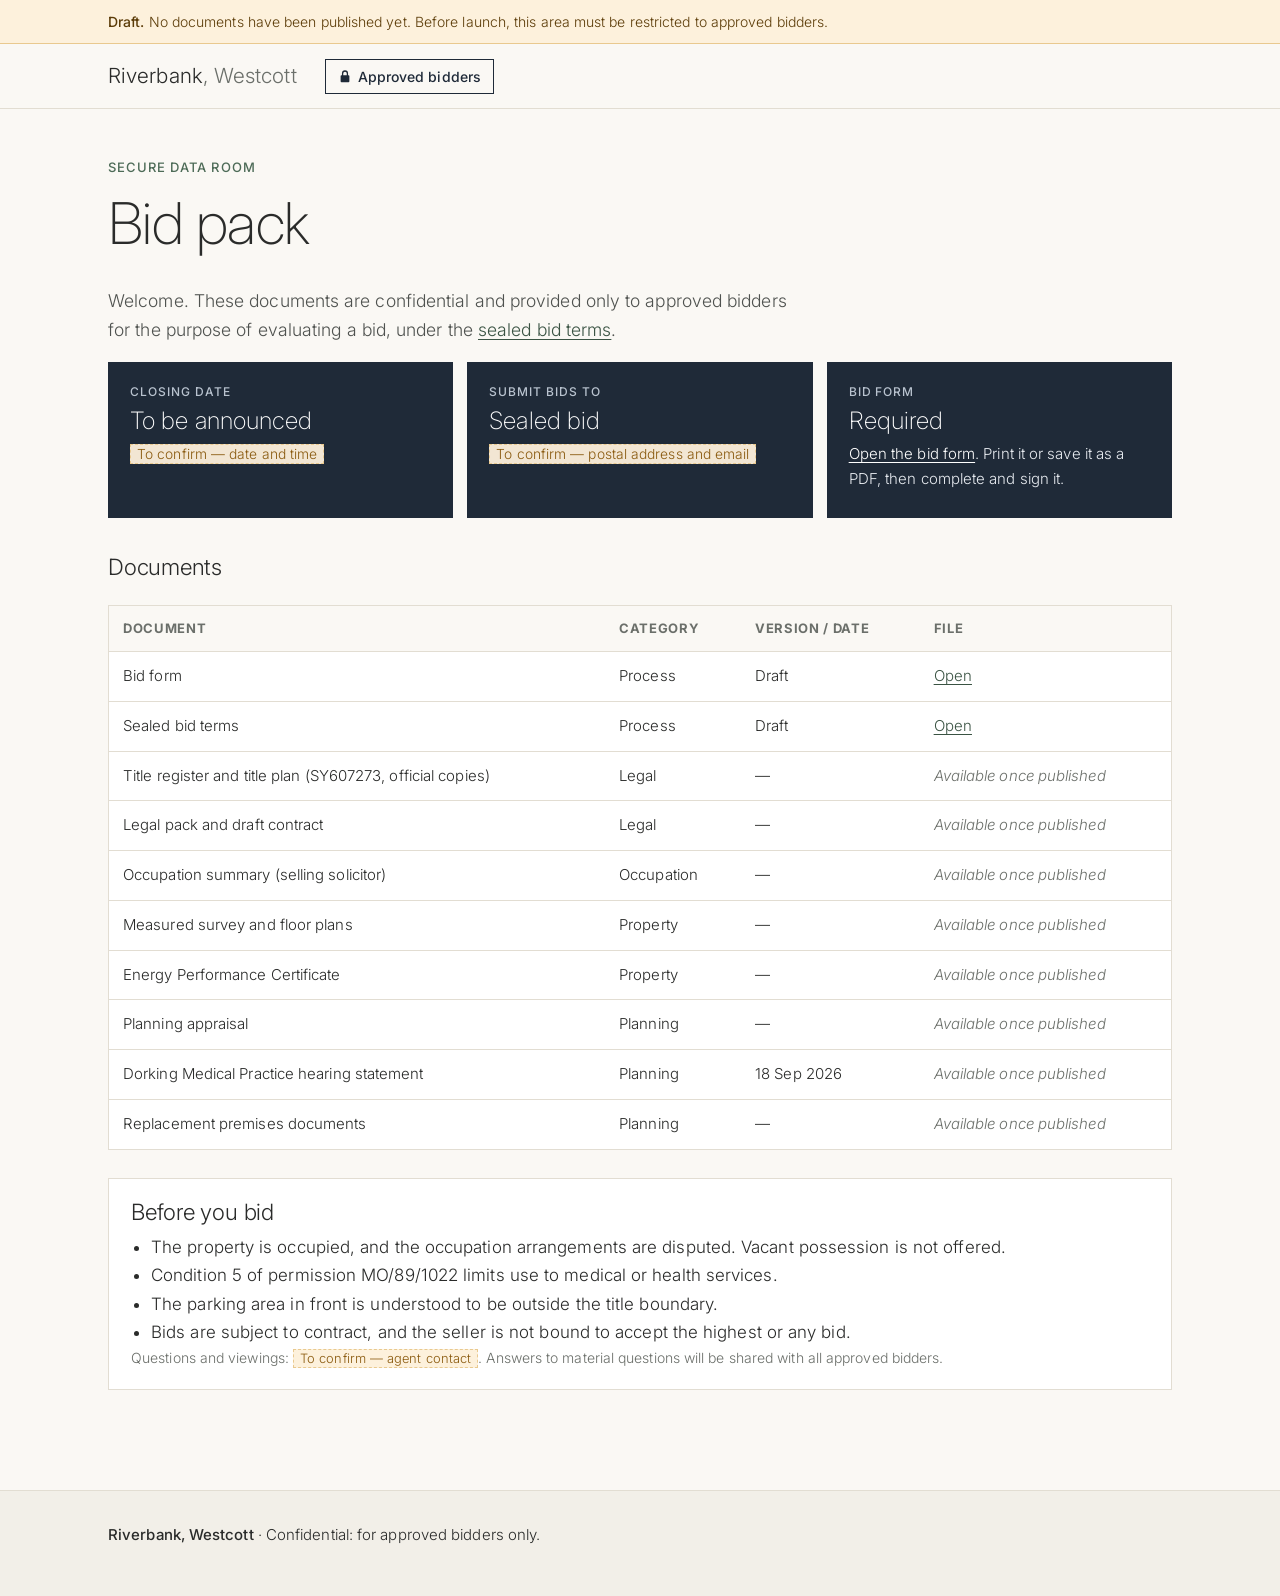
<file: data-room/index.html>
<!DOCTYPE html>
<html lang="en-GB">
<head>
  <meta charset="UTF-8" />
  <meta name="viewport" content="width=device-width, initial-scale=1.0" />
  <meta name="robots" content="noindex, nofollow" />
  <!-- ACCESS: this folder must be protected by its own Cloudflare Access
       application listing approved bidders only (see DEPLOY.md, Step 3b). -->
  <title>Data room — Riverbank, Westcott</title>
  <link rel="preconnect" href="https://fonts.googleapis.com" />
  <link rel="preconnect" href="https://fonts.gstatic.com" crossorigin />
  <link href="https://fonts.googleapis.com/css2?family=Inter:wght@300;400;500&display=swap" rel="stylesheet" />
  <link rel="stylesheet" href="../assets/style.css" />
</head>
<body>
  <a class="skip-link" href="#main">Skip to content</a>

  <div class="draft-banner" role="note">
    <div class="container"><strong>Draft.</strong> No documents have been published yet. Before launch, this area must be restricted to approved bidders.</div>
  </div>

  <header class="site-nav">
    <div class="container nav-inner">
      <a class="brand" href="../index.html">Riverbank<span>, Westcott</span></a>
      <span class="room-badge"><svg class="lock" viewBox="0 0 16 16" aria-hidden="true"><path d="M4.5 7V5a3.5 3.5 0 0 1 7 0v2h.5A1 1 0 0 1 13 8v6a1 1 0 0 1-1 1H4a1 1 0 0 1-1-1V8a1 1 0 0 1 1-1h.5Zm1.5 0h4V5a2 2 0 1 0-4 0v2Z"/></svg> Approved bidders</span>
    </div>
  </header>

  <main id="main" class="page">
    <div class="container">
      <p class="eyebrow">Secure data room</p>
      <h1>Bid pack</h1>
      <p class="lede">Welcome. These documents are confidential and provided only to approved bidders for the purpose of evaluating a bid, under the <a href="../terms.html">sealed bid terms</a>.</p>

      <div class="fees">
        <div class="fee">
          <p class="fee-label">Closing date</p>
          <p class="fee-amount fee-tbc">To be announced</p>
          <p><span class="todo">To confirm — date and time</span></p>
        </div>
        <div class="fee">
          <p class="fee-label">Submit bids to</p>
          <p class="fee-amount fee-tbc">Sealed bid</p>
          <p><span class="todo">To confirm — postal address and email</span></p>
        </div>
        <div class="fee">
          <p class="fee-label">Bid form</p>
          <p class="fee-amount fee-tbc">Required</p>
          <p><a href="bid-form.html">Open the bid form</a>. Print it or save it as a PDF, then complete and sign it.</p>
        </div>
      </div>

      <h2>Documents</h2>
      <div class="table-wrap">
        <table class="docs">
          <thead>
            <tr><th scope="col">Document</th><th scope="col">Category</th><th scope="col">Version / date</th><th scope="col">File</th></tr>
          </thead>
          <tbody>
            <!-- To publish: put the file in data-room/files/ and replace the last cell with
                 <a href="files/filename.pdf" download>Download PDF</a> -->
            <tr><td>Bid form</td><td>Process</td><td>Draft</td><td><a href="bid-form.html">Open</a></td></tr>
            <tr><td>Sealed bid terms</td><td>Process</td><td>Draft</td><td><a href="../terms.html">Open</a></td></tr>
            <tr><td>Title register and title plan (SY607273, official copies)</td><td>Legal</td><td>—</td><td class="pending">Available once published</td></tr>
            <tr><td>Legal pack and draft contract</td><td>Legal</td><td>—</td><td class="pending">Available once published</td></tr>
            <tr><td>Occupation summary (selling solicitor)</td><td>Occupation</td><td>—</td><td class="pending">Available once published</td></tr>
            <tr><td>Measured survey and floor plans</td><td>Property</td><td>—</td><td class="pending">Available once published</td></tr>
            <tr><td>Energy Performance Certificate</td><td>Property</td><td>—</td><td class="pending">Available once published</td></tr>
            <tr><td>Planning appraisal</td><td>Planning</td><td>—</td><td class="pending">Available once published</td></tr>
            <tr><td>Dorking Medical Practice hearing statement</td><td>Planning</td><td>18 Sep 2026</td><td class="pending">Available once published</td></tr>
            <tr><td>Replacement premises documents</td><td>Planning</td><td>—</td><td class="pending">Available once published</td></tr>
          </tbody>
        </table>
      </div>

      <div class="panel">
        <h2 class="panel-title">Before you bid</h2>
        <ul>
          <li>The property is occupied, and the occupation arrangements are disputed. Vacant possession is not offered.</li>
          <li>Condition 5 of permission MO/89/1022 limits use to medical or health services.</li>
          <li>The parking area in front is understood to be outside the title boundary.</li>
          <li>Bids are subject to contract, and the seller is not bound to accept the highest or any bid.</li>
        </ul>
        <p class="note">Questions and viewings: <span class="todo">To confirm — agent contact</span>. Answers to material questions will be shared with all approved bidders.</p>
      </div>
    </div>
  </main>

  <footer class="site-foot">
    <div class="container">
      <p><strong>Riverbank, Westcott</strong> · Confidential: for approved bidders only.</p>
    </div>
  </footer>
</body>
</html>
</file>
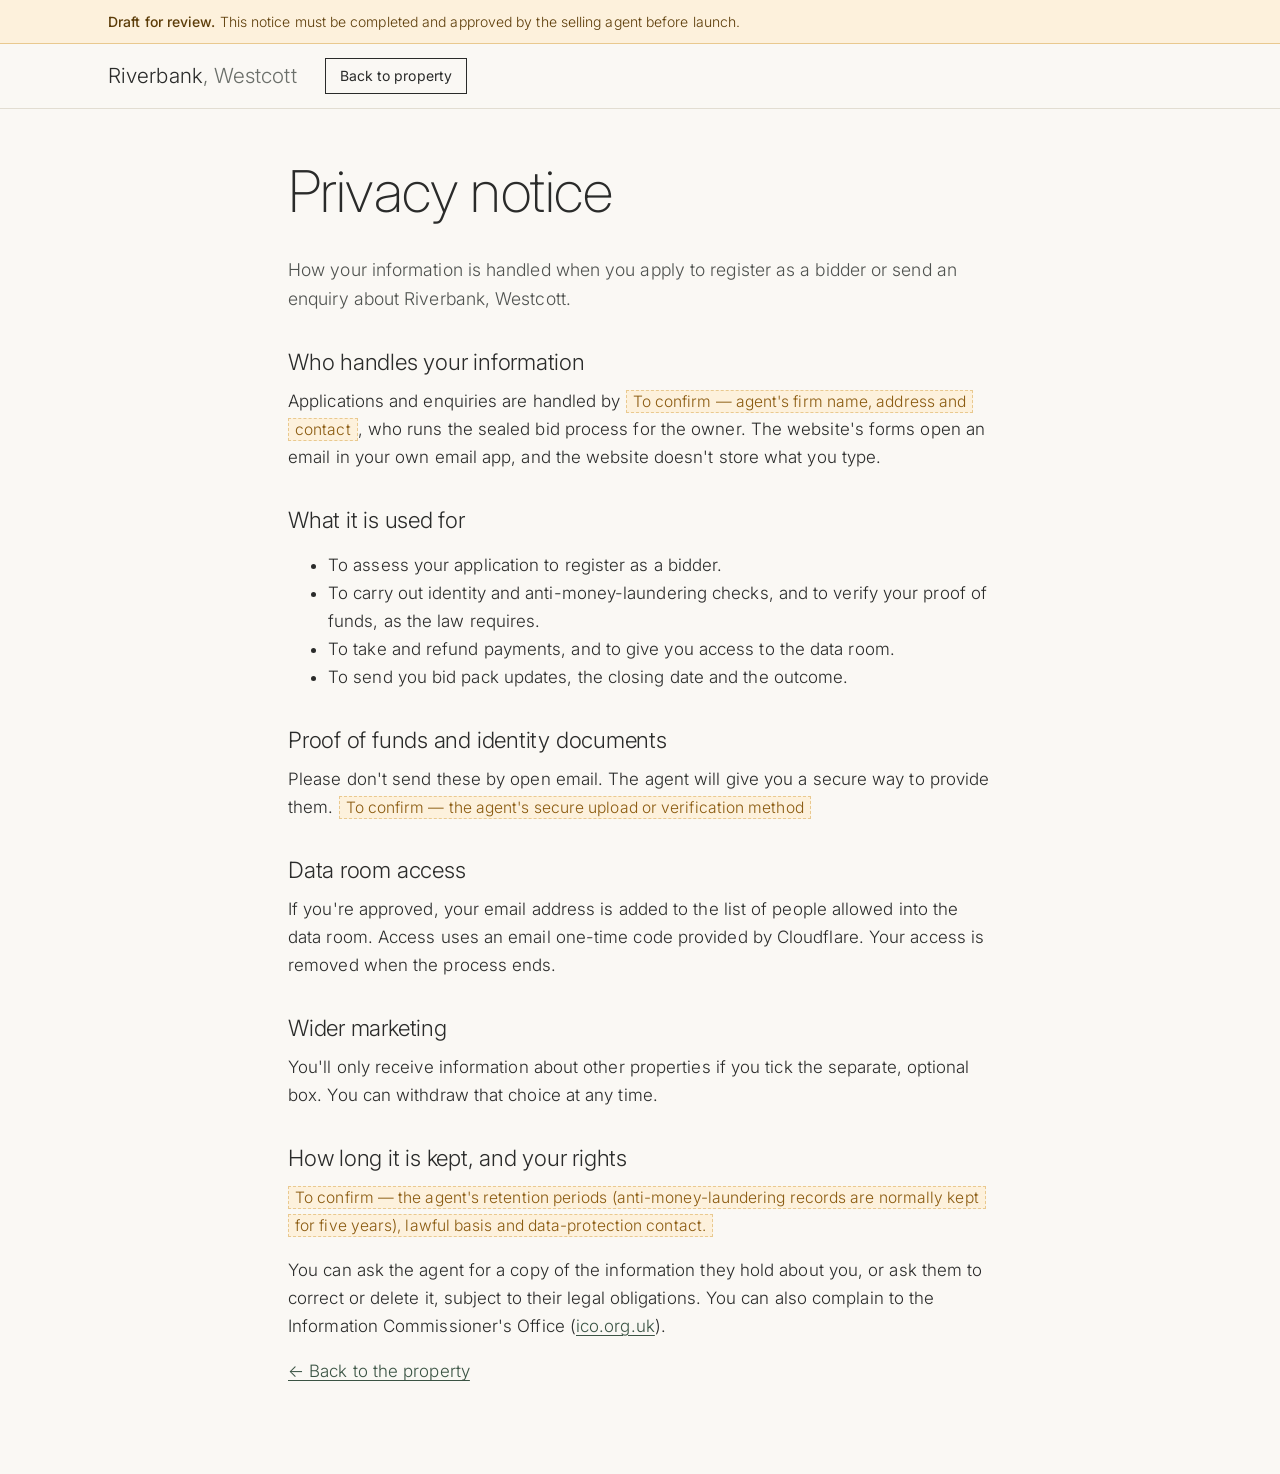
<file: privacy.html>
<!DOCTYPE html>
<html lang="en-GB">
<head>
  <meta charset="UTF-8" />
  <meta name="viewport" content="width=device-width, initial-scale=1.0" />
  <meta name="robots" content="noindex, nofollow" />
  <title>Privacy notice — Riverbank, Westcott</title>
  <link rel="preconnect" href="https://fonts.googleapis.com" />
  <link rel="preconnect" href="https://fonts.gstatic.com" crossorigin />
  <link href="https://fonts.googleapis.com/css2?family=Inter:wght@300;400;500&display=swap" rel="stylesheet" />
  <link rel="stylesheet" href="assets/style.css" />
</head>
<body>
  <div class="draft-banner" role="note">
    <div class="container"><strong>Draft for review.</strong> This notice must be completed and approved by the selling agent before launch.</div>
  </div>

  <header class="site-nav">
    <div class="container nav-inner">
      <a class="brand" href="index.html">Riverbank<span>, Westcott</span></a>
      <a class="btn btn-ghost btn-sm" href="index.html">Back to property</a>
    </div>
  </header>

  <main class="page">
    <div class="container narrow">
      <h1>Privacy notice</h1>
      <p class="lede">How your information is handled when you apply to register as a bidder or send an enquiry about Riverbank, Westcott.</p>

      <h2>Who handles your information</h2>
      <p>Applications and enquiries are handled by <span class="todo">To confirm — agent's firm name, address and contact</span>, who runs the sealed bid process for the owner. The website's forms open an email in your own email app, and the website doesn't store what you type.</p>

      <h2>What it is used for</h2>
      <ul>
        <li>To assess your application to register as a bidder.</li>
        <li>To carry out identity and anti-money-laundering checks, and to verify your proof of funds, as the law requires.</li>
        <li>To take and refund payments, and to give you access to the data room.</li>
        <li>To send you bid pack updates, the closing date and the outcome.</li>
      </ul>

      <h2>Proof of funds and identity documents</h2>
      <p>Please don't send these by open email. The agent will give you a secure way to provide them. <span class="todo">To confirm — the agent's secure upload or verification method</span></p>

      <h2>Data room access</h2>
      <p>If you're approved, your email address is added to the list of people allowed into the data room. Access uses an email one-time code provided by Cloudflare. Your access is removed when the process ends.</p>

      <h2>Wider marketing</h2>
      <p>You'll only receive information about other properties if you tick the separate, optional box. You can withdraw that choice at any time.</p>

      <h2>How long it is kept, and your rights</h2>
      <p><span class="todo">To confirm — the agent's retention periods (anti-money-laundering records are normally kept for five years), lawful basis and data-protection contact.</span></p>
      <p>You can ask the agent for a copy of the information they hold about you, or ask them to correct or delete it, subject to their legal obligations. You can also complain to the Information Commissioner's Office (<a href="https://ico.org.uk" rel="noopener">ico.org.uk</a>).</p>

      <p><a href="index.html">← Back to the property</a></p>
    </div>
  </main>
</body>
</html>
</file>
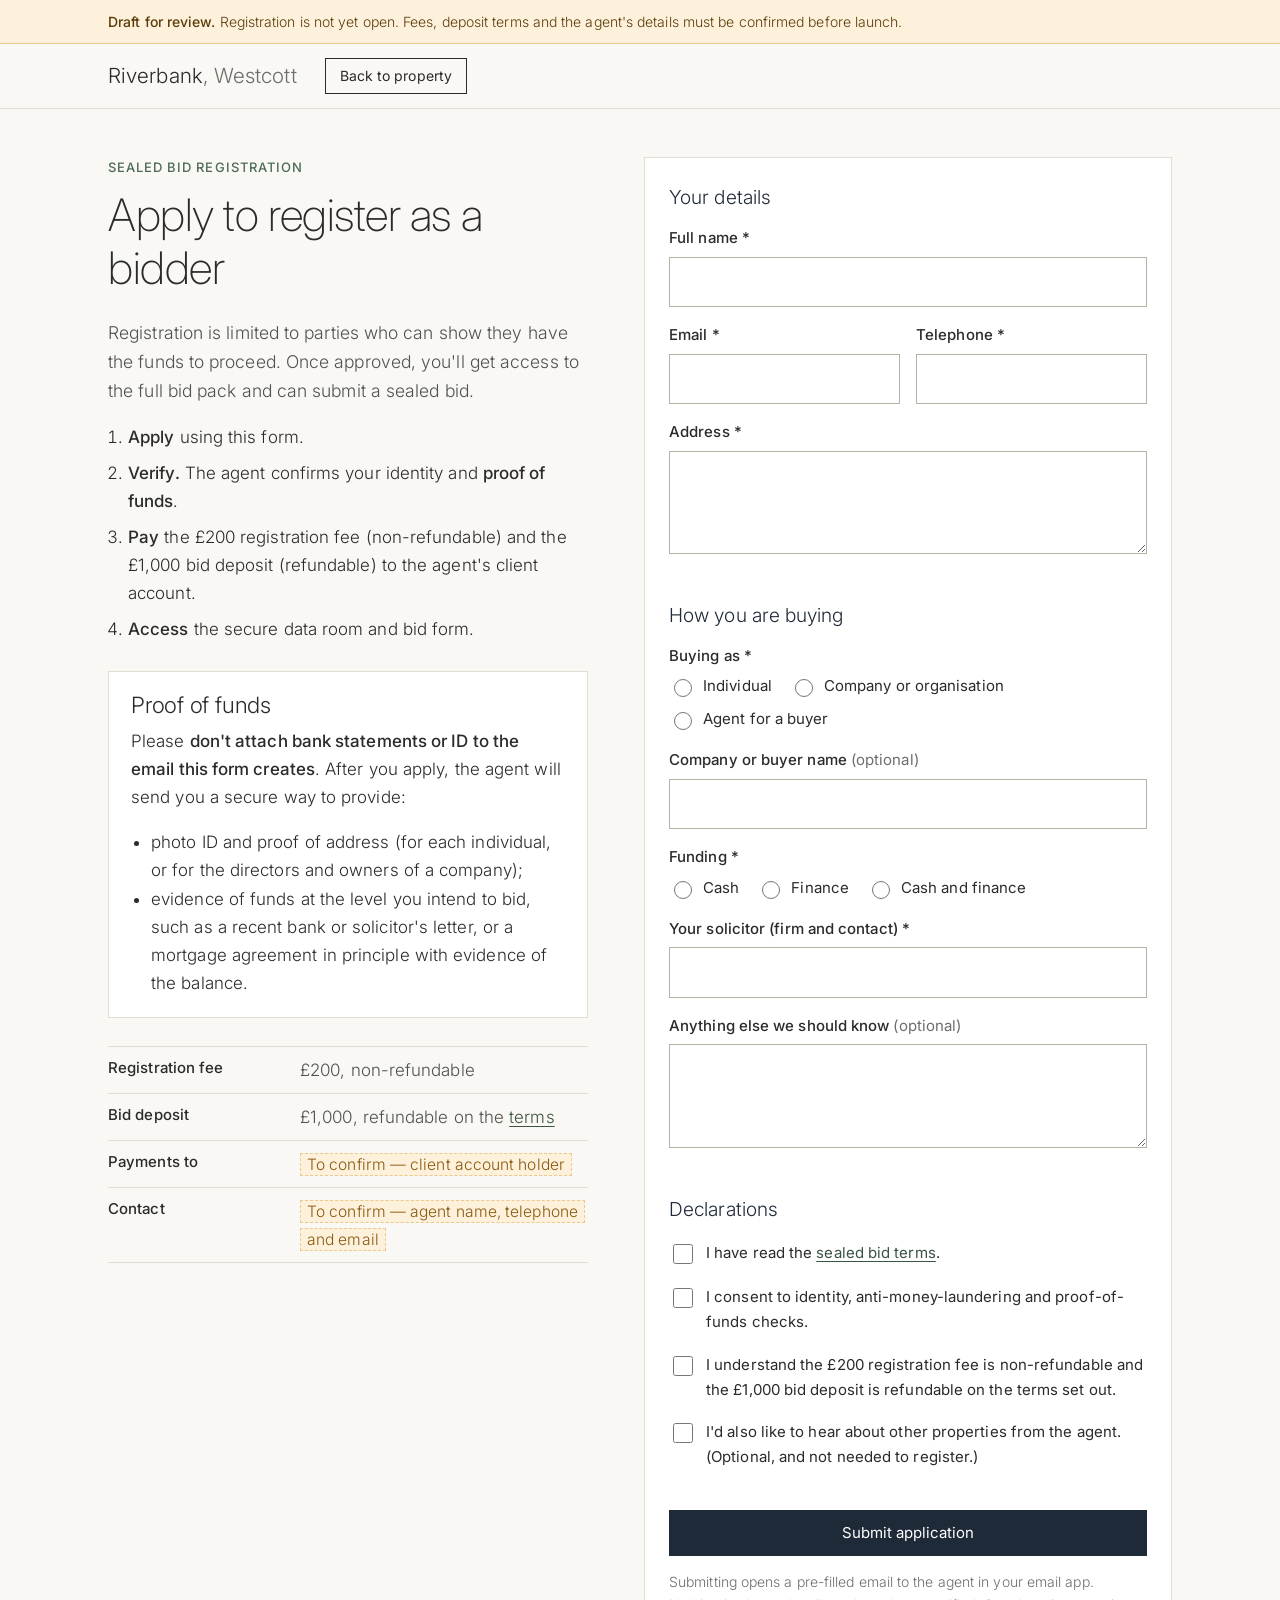
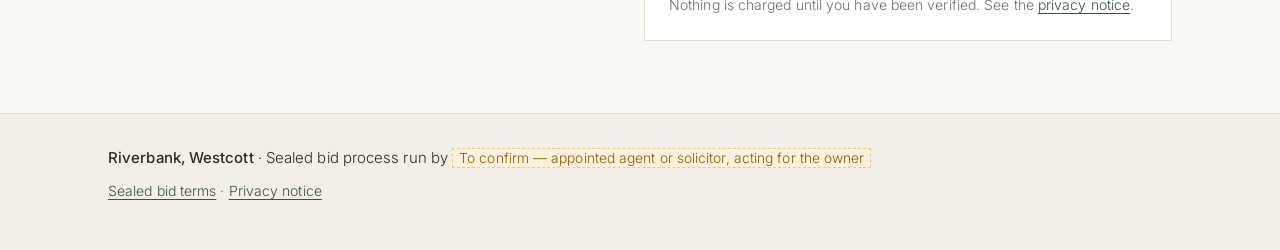
<file: register.html>
<!DOCTYPE html>
<html lang="en-GB">
<head>
  <meta charset="UTF-8" />
  <meta name="viewport" content="width=device-width, initial-scale=1.0" />
  <!-- DRAFT: remove noindex at launch (see README launch checklist). -->
  <meta name="robots" content="noindex, nofollow" />
  <title>Apply to register — Riverbank, Westcott</title>
  <meta name="description" content="Apply to register as a bidder for Riverbank, Westcott. Approved, verified parties only." />
  <link rel="preconnect" href="https://fonts.googleapis.com" />
  <link rel="preconnect" href="https://fonts.gstatic.com" crossorigin />
  <link href="https://fonts.googleapis.com/css2?family=Inter:wght@300;400;500&display=swap" rel="stylesheet" />
  <link rel="stylesheet" href="assets/style.css" />
</head>
<body>
  <a class="skip-link" href="#main">Skip to content</a>

  <!-- DRAFT BANNER: delete this whole element at launch. -->
  <div class="draft-banner" role="note">
    <div class="container"><strong>Draft for review.</strong> Registration is not yet open. Fees, deposit terms and the agent's details must be confirmed before launch.</div>
  </div>

  <header class="site-nav">
    <div class="container nav-inner">
      <a class="brand" href="index.html">Riverbank<span>, Westcott</span></a>
      <a class="btn btn-ghost btn-sm" href="index.html">Back to property</a>
    </div>
  </header>

  <main id="main" class="page">
    <div class="container reg-grid">
      <div class="reg-intro">
        <p class="eyebrow">Sealed bid registration</p>
        <h1>Apply to register as a bidder</h1>
        <p class="lede">Registration is limited to parties who can show they have the funds to proceed. Once approved, you'll get access to the full bid pack and can submit a sealed bid.</p>

        <ol class="mini-steps">
          <li><strong>Apply</strong> using this form.</li>
          <li><strong>Verify.</strong> The agent confirms your identity and <strong>proof of funds</strong>.</li>
          <li><strong>Pay</strong> the £200 registration fee (non-refundable) and the £1,000 bid deposit (refundable) to the agent's client account.</li>
          <li><strong>Access</strong> the secure data room and bid form.</li>
        </ol>

        <div class="panel">
          <h2 class="panel-title">Proof of funds</h2>
          <p>Please <strong>don't attach bank statements or ID to the email this form creates</strong>. After you apply, the agent will send you a secure way to provide:</p>
          <ul>
            <li>photo ID and proof of address (for each individual, or for the directors and owners of a company);</li>
            <li>evidence of funds at the level you intend to bid, such as a recent bank or solicitor's letter, or a mortgage agreement in principle with evidence of the balance.</li>
          </ul>
        </div>

        <dl class="facts compact">
          <div><dt>Registration fee</dt><dd>£200, non-refundable</dd></div>
          <div><dt>Bid deposit</dt><dd>£1,000, refundable on the <a href="terms.html">terms</a></dd></div>
          <div><dt>Payments to</dt><dd><span class="todo">To confirm — client account holder</span></dd></div>
          <div><dt>Contact</dt><dd><span class="todo">To confirm — agent name, telephone and email</span></dd></div>
        </dl>
      </div>

      <form class="enquiry reg-form" id="register-form" novalidate
            data-mailto="Bidder registration — Riverbank, Westcott"
            data-mailto-intro="Application to register as a bidder: Riverbank, Westcott">
        <fieldset>
          <legend>Your details</legend>
          <div class="field">
            <label for="r-name">Full name <span aria-hidden="true">*</span></label>
            <input id="r-name" name="name" type="text" autocomplete="name" required />
          </div>
          <div class="field-row">
            <div class="field">
              <label for="r-email">Email <span aria-hidden="true">*</span></label>
              <input id="r-email" name="email" type="email" autocomplete="email" required />
            </div>
            <div class="field">
              <label for="r-phone">Telephone <span aria-hidden="true">*</span></label>
              <input id="r-phone" name="phone" type="tel" autocomplete="tel" required />
            </div>
          </div>
          <div class="field">
            <label for="r-address">Address <span aria-hidden="true">*</span></label>
            <textarea id="r-address" name="address" rows="3" autocomplete="street-address" required></textarea>
          </div>
        </fieldset>

        <fieldset>
          <legend>How you are buying</legend>
          <div class="field">
            <p class="field-label" id="capacity-l">Buying as <span aria-hidden="true">*</span></p>
            <div class="radios" role="radiogroup" aria-labelledby="capacity-l">
              <label><input type="radio" name="capacity" value="Individual" data-label="Buying as" required /> Individual</label>
              <label><input type="radio" name="capacity" value="Company or organisation" data-label="Buying as" /> Company or organisation</label>
              <label><input type="radio" name="capacity" value="Agent for a buyer" data-label="Buying as" /> Agent for a buyer</label>
            </div>
          </div>
          <div class="field">
            <label for="r-company">Company or buyer name <span class="optional">(optional)</span></label>
            <input id="r-company" name="company" type="text" autocomplete="organization" />
          </div>
          <div class="field">
            <p class="field-label" id="funding-l">Funding <span aria-hidden="true">*</span></p>
            <div class="radios" role="radiogroup" aria-labelledby="funding-l">
              <label><input type="radio" name="funding" value="Cash" data-label="Funding" required /> Cash</label>
              <label><input type="radio" name="funding" value="Finance" data-label="Funding" /> Finance</label>
              <label><input type="radio" name="funding" value="Cash and finance" data-label="Funding" /> Cash and finance</label>
            </div>
          </div>
          <div class="field">
            <label for="r-solicitor">Your solicitor (firm and contact) <span aria-hidden="true">*</span></label>
            <input id="r-solicitor" name="solicitor" type="text" required />
          </div>
          <div class="field">
            <label for="r-notes">Anything else we should know <span class="optional">(optional)</span></label>
            <textarea id="r-notes" name="notes" rows="3"></textarea>
          </div>
        </fieldset>

        <fieldset>
          <legend>Declarations</legend>
          <div class="check">
            <input id="d-terms" name="terms" type="checkbox" required data-label="I have read the sealed bid terms" />
            <label for="d-terms">I have read the <a href="terms.html" target="_blank" rel="noopener">sealed bid terms</a>.</label>
          </div>
          <div class="check">
            <input id="d-checks" name="checks" type="checkbox" required data-label="I consent to identity, AML and proof-of-funds checks" />
            <label for="d-checks">I consent to identity, anti-money-laundering and proof-of-funds checks.</label>
          </div>
          <div class="check">
            <input id="d-fee" name="fee" type="checkbox" required data-label="I understand the £200 fee is non-refundable and the £1,000 deposit is refundable on the terms" />
            <label for="d-fee">I understand the £200 registration fee is non-refundable and the £1,000 bid deposit is refundable on the terms set out.</label>
          </div>
          <div class="check">
            <input id="d-marketing" name="marketing" type="checkbox" data-label="Happy to hear about other properties" />
            <label for="d-marketing">I'd also like to hear about other properties from the agent. (Optional, and not needed to register.)</label>
          </div>
        </fieldset>

        <p class="form-error" role="alert" hidden></p>
        <button class="btn btn-primary btn-block" type="submit">Submit application</button>
        <p class="note">Submitting opens a pre-filled email to the agent in your email app. Nothing is charged until you have been verified. See the <a href="privacy.html">privacy notice</a>.</p>
      </form>
    </div>
  </main>

  <footer class="site-foot">
    <div class="container">
      <p><strong>Riverbank, Westcott</strong> · Sealed bid process run by <span class="todo">To confirm — appointed agent or solicitor, acting for the owner</span></p>
      <p class="note"><a href="terms.html">Sealed bid terms</a> · <a href="privacy.html">Privacy notice</a></p>
    </div>
  </footer>

  <script src="assets/main.js"></script>
</body>
</html>
</file>
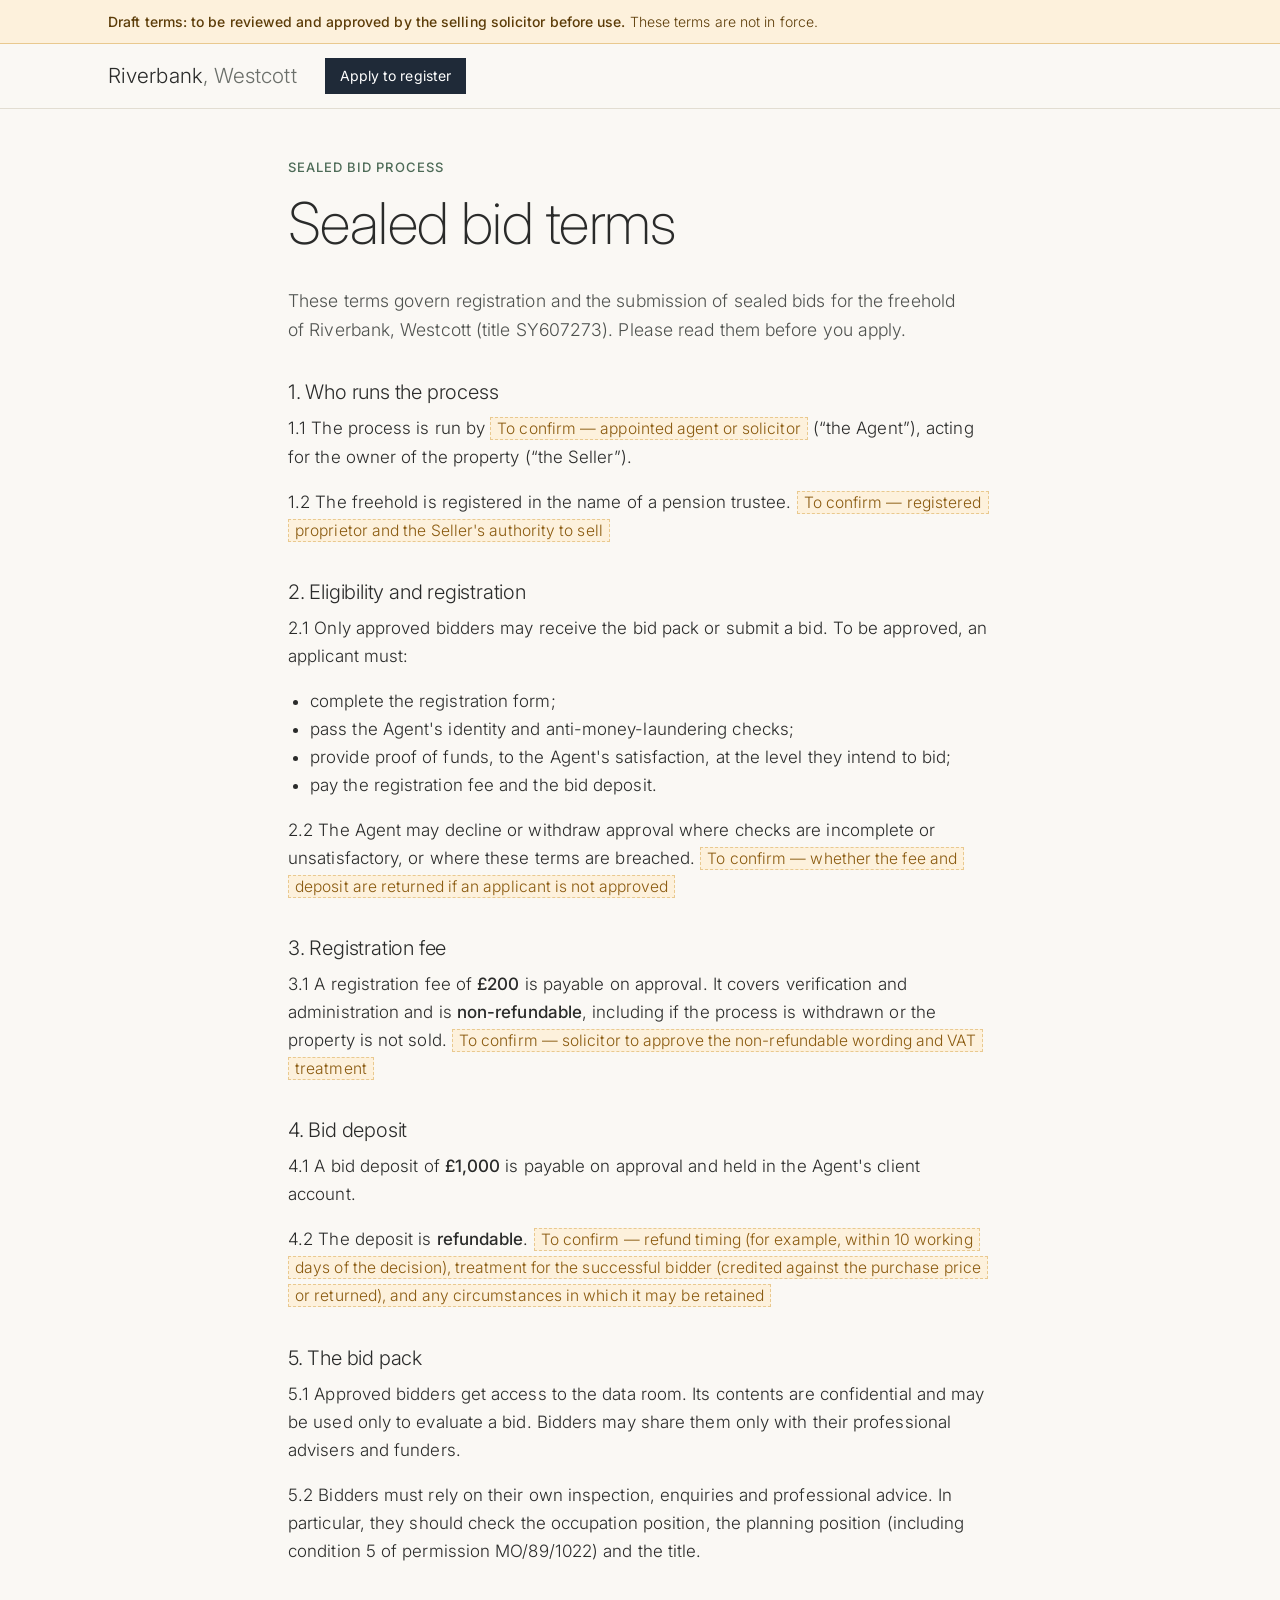
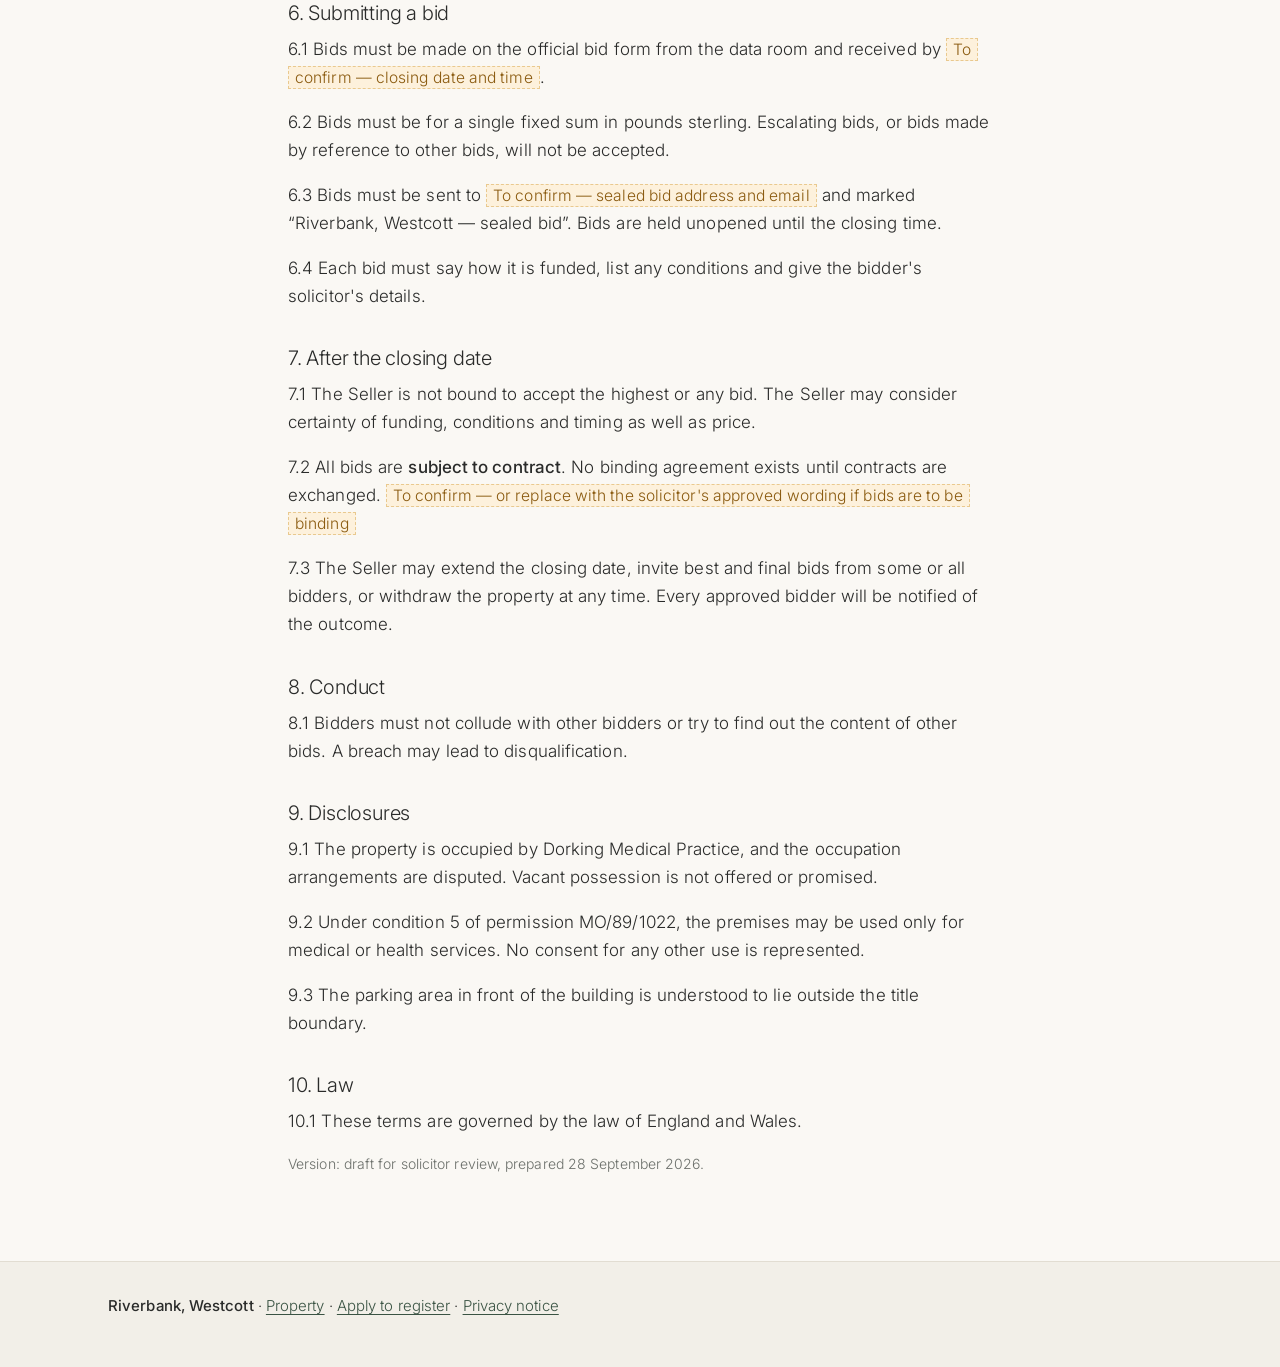
<file: terms.html>
<!DOCTYPE html>
<html lang="en-GB">
<head>
  <meta charset="UTF-8" />
  <meta name="viewport" content="width=device-width, initial-scale=1.0" />
  <!-- DRAFT: remove noindex at launch (see README launch checklist). -->
  <meta name="robots" content="noindex, nofollow" />
  <title>Sealed bid terms — Riverbank, Westcott</title>
  <link rel="preconnect" href="https://fonts.googleapis.com" />
  <link rel="preconnect" href="https://fonts.gstatic.com" crossorigin />
  <link href="https://fonts.googleapis.com/css2?family=Inter:wght@300;400;500&display=swap" rel="stylesheet" />
  <link rel="stylesheet" href="assets/style.css" />
</head>
<body>
  <a class="skip-link" href="#main">Skip to content</a>

  <div class="draft-banner" role="note">
    <div class="container"><strong>Draft terms: to be reviewed and approved by the selling solicitor before use.</strong> These terms are not in force.</div>
  </div>

  <header class="site-nav">
    <div class="container nav-inner">
      <a class="brand" href="index.html">Riverbank<span>, Westcott</span></a>
      <a class="btn btn-primary btn-sm" href="register.html">Apply to register</a>
    </div>
  </header>

  <main id="main" class="page">
    <div class="container narrow terms">
      <p class="eyebrow">Sealed bid process</p>
      <h1>Sealed bid terms</h1>
      <p class="lede">These terms govern registration and the submission of sealed bids for the freehold of Riverbank, Westcott (title SY607273). Please read them before you apply.</p>

      <h2>1. Who runs the process</h2>
      <p>1.1 The process is run by <span class="todo">To confirm — appointed agent or solicitor</span> (“the Agent”), acting for the owner of the property (“the Seller”).</p>
      <p>1.2 The freehold is registered in the name of a pension trustee. <span class="todo">To confirm — registered proprietor and the Seller's authority to sell</span></p>

      <h2>2. Eligibility and registration</h2>
      <p>2.1 Only approved bidders may receive the bid pack or submit a bid. To be approved, an applicant must:</p>
      <ul>
        <li>complete the registration form;</li>
        <li>pass the Agent's identity and anti-money-laundering checks;</li>
        <li>provide proof of funds, to the Agent's satisfaction, at the level they intend to bid;</li>
        <li>pay the registration fee and the bid deposit.</li>
      </ul>
      <p>2.2 The Agent may decline or withdraw approval where checks are incomplete or unsatisfactory, or where these terms are breached. <span class="todo">To confirm — whether the fee and deposit are returned if an applicant is not approved</span></p>

      <h2>3. Registration fee</h2>
      <p>3.1 A registration fee of <strong>£200</strong> is payable on approval. It covers verification and administration and is <strong>non-refundable</strong>, including if the process is withdrawn or the property is not sold. <span class="todo">To confirm — solicitor to approve the non-refundable wording and VAT treatment</span></p>

      <h2>4. Bid deposit</h2>
      <p>4.1 A bid deposit of <strong>£1,000</strong> is payable on approval and held in the Agent's client account.</p>
      <p>4.2 The deposit is <strong>refundable</strong>. <span class="todo">To confirm — refund timing (for example, within 10 working days of the decision), treatment for the successful bidder (credited against the purchase price or returned), and any circumstances in which it may be retained</span></p>

      <h2>5. The bid pack</h2>
      <p>5.1 Approved bidders get access to the data room. Its contents are confidential and may be used only to evaluate a bid. Bidders may share them only with their professional advisers and funders.</p>
      <p>5.2 Bidders must rely on their own inspection, enquiries and professional advice. In particular, they should check the occupation position, the planning position (including condition 5 of permission MO/89/1022) and the title.</p>

      <h2>6. Submitting a bid</h2>
      <p>6.1 Bids must be made on the official bid form from the data room and received by <span class="todo">To confirm — closing date and time</span>.</p>
      <p>6.2 Bids must be for a single fixed sum in pounds sterling. Escalating bids, or bids made by reference to other bids, will not be accepted.</p>
      <p>6.3 Bids must be sent to <span class="todo">To confirm — sealed bid address and email</span> and marked “Riverbank, Westcott — sealed bid”. Bids are held unopened until the closing time.</p>
      <p>6.4 Each bid must say how it is funded, list any conditions and give the bidder's solicitor's details.</p>

      <h2>7. After the closing date</h2>
      <p>7.1 The Seller is not bound to accept the highest or any bid. The Seller may consider certainty of funding, conditions and timing as well as price.</p>
      <p>7.2 All bids are <strong>subject to contract</strong>. No binding agreement exists until contracts are exchanged. <span class="todo">To confirm — or replace with the solicitor's approved wording if bids are to be binding</span></p>
      <p>7.3 The Seller may extend the closing date, invite best and final bids from some or all bidders, or withdraw the property at any time. Every approved bidder will be notified of the outcome.</p>

      <h2>8. Conduct</h2>
      <p>8.1 Bidders must not collude with other bidders or try to find out the content of other bids. A breach may lead to disqualification.</p>

      <h2>9. Disclosures</h2>
      <p>9.1 The property is occupied by Dorking Medical Practice, and the occupation arrangements are disputed. Vacant possession is not offered or promised.</p>
      <p>9.2 Under condition 5 of permission MO/89/1022, the premises may be used only for medical or health services. No consent for any other use is represented.</p>
      <p>9.3 The parking area in front of the building is understood to lie outside the title boundary.</p>

      <h2>10. Law</h2>
      <p>10.1 These terms are governed by the law of England and Wales.</p>

      <p class="note">Version: draft for solicitor review, prepared 28 September 2026.</p>
    </div>
  </main>

  <footer class="site-foot">
    <div class="container">
      <p><strong>Riverbank, Westcott</strong> · <a href="index.html">Property</a> · <a href="register.html">Apply to register</a> · <a href="privacy.html">Privacy notice</a></p>
    </div>
  </footer>
</body>
</html>
</file>
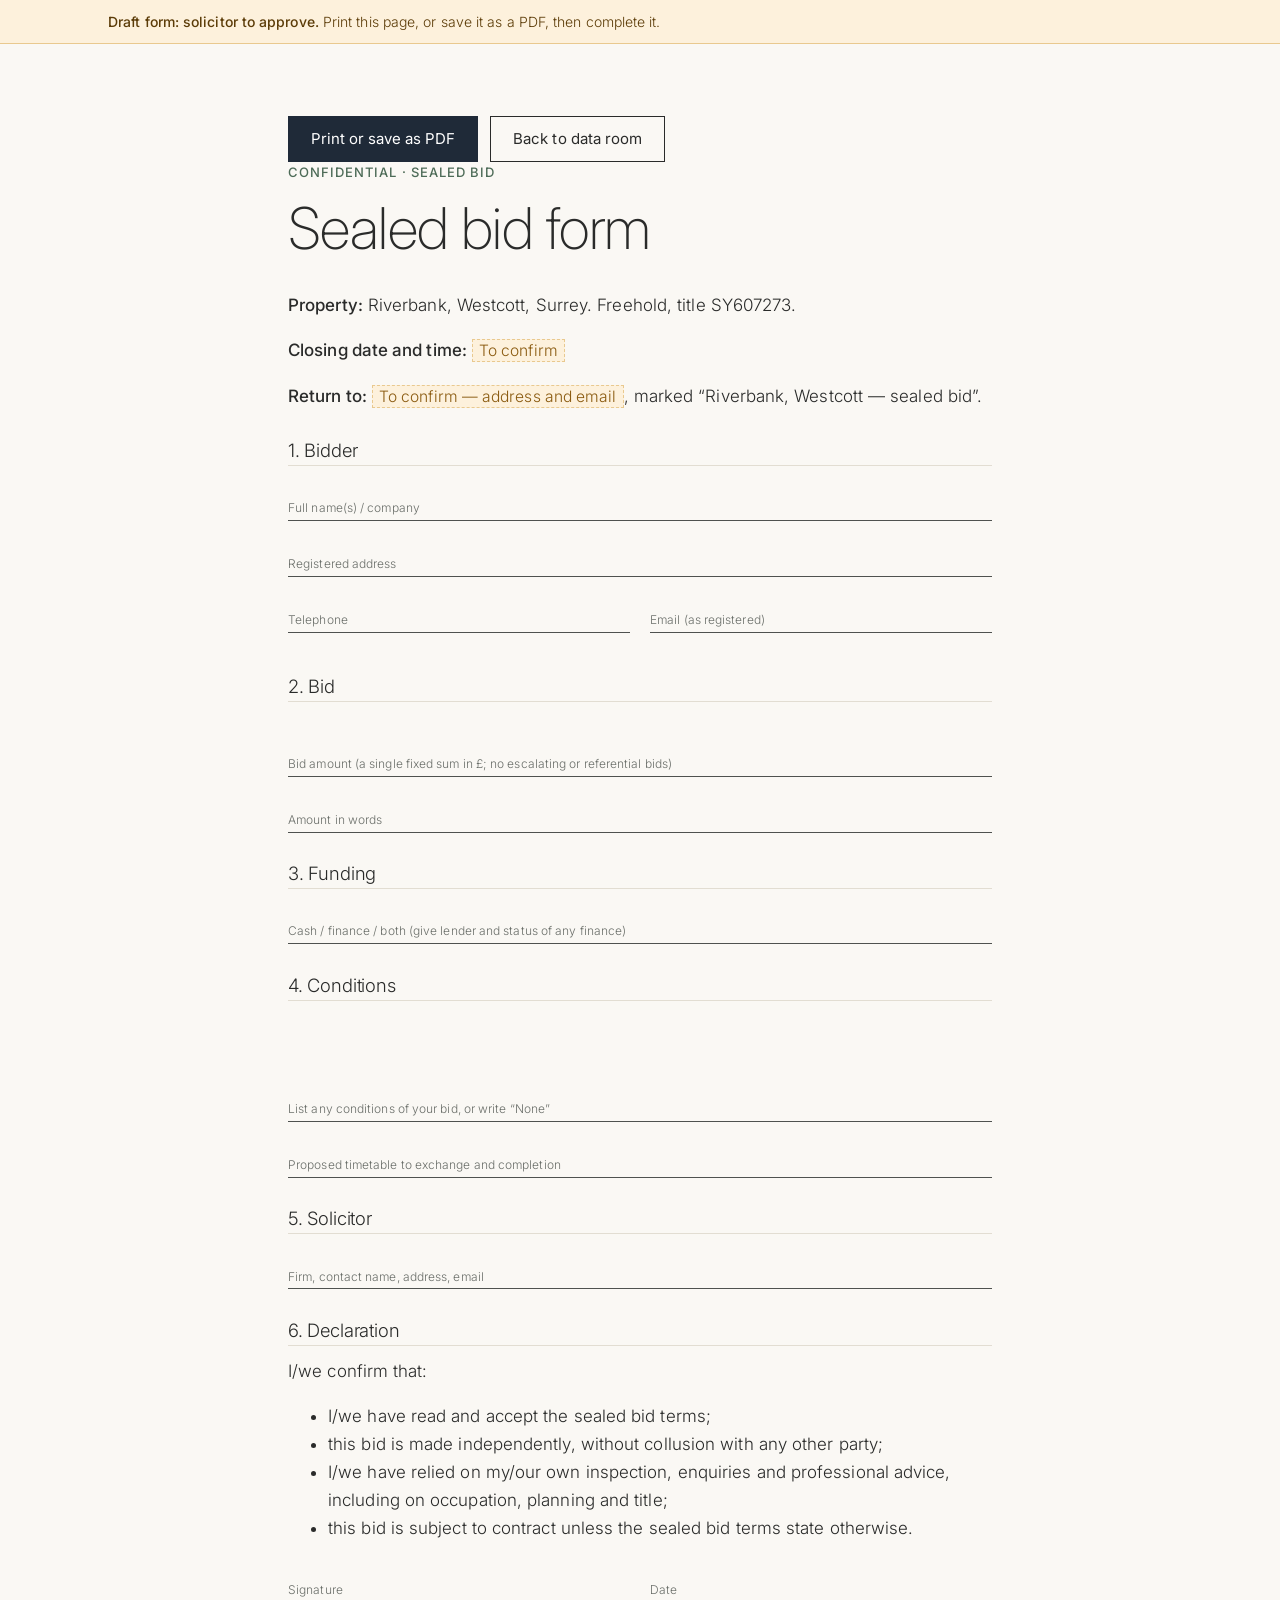
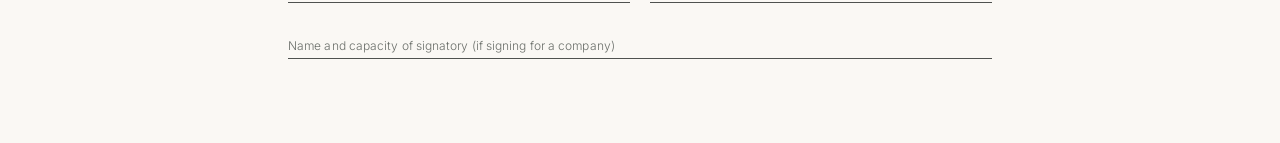
<file: data-room/bid-form.html>
<!DOCTYPE html>
<html lang="en-GB">
<head>
  <meta charset="UTF-8" />
  <meta name="viewport" content="width=device-width, initial-scale=1.0" />
  <meta name="robots" content="noindex, nofollow" />
  <title>Sealed bid form — Riverbank, Westcott</title>
  <link rel="preconnect" href="https://fonts.googleapis.com" />
  <link rel="preconnect" href="https://fonts.gstatic.com" crossorigin />
  <link href="https://fonts.googleapis.com/css2?family=Inter:wght@300;400;500&display=swap" rel="stylesheet" />
  <link rel="stylesheet" href="../assets/style.css" />
</head>
<body class="print-doc">
  <div class="draft-banner no-print" role="note">
    <div class="container"><strong>Draft form: solicitor to approve.</strong> Print this page, or save it as a PDF, then complete it.</div>
  </div>

  <main class="page">
    <div class="container narrow bid-form">
      <div class="no-print actions">
        <button class="btn btn-primary" type="button" data-print>Print or save as PDF</button>
        <a class="btn btn-ghost" href="index.html">Back to data room</a>
      </div>

      <p class="eyebrow">Confidential · Sealed bid</p>
      <h1>Sealed bid form</h1>
      <p><strong>Property:</strong> Riverbank, Westcott, Surrey. Freehold, title SY607273.</p>
      <p><strong>Closing date and time:</strong> <span class="todo">To confirm</span></p>
      <p><strong>Return to:</strong> <span class="todo">To confirm — address and email</span>, marked “Riverbank, Westcott — sealed bid”.</p>

      <h2>1. Bidder</h2>
      <div class="blank"><span>Full name(s) / company</span></div>
      <div class="blank"><span>Registered address</span></div>
      <div class="blank-row">
        <div class="blank"><span>Telephone</span></div>
        <div class="blank"><span>Email (as registered)</span></div>
      </div>

      <h2>2. Bid</h2>
      <div class="blank big"><span>Bid amount (a single fixed sum in £; no escalating or referential bids)</span></div>
      <div class="blank"><span>Amount in words</span></div>

      <h2>3. Funding</h2>
      <div class="blank"><span>Cash / finance / both (give lender and status of any finance)</span></div>

      <h2>4. Conditions</h2>
      <div class="blank tall"><span>List any conditions of your bid, or write “None”</span></div>
      <div class="blank"><span>Proposed timetable to exchange and completion</span></div>

      <h2>5. Solicitor</h2>
      <div class="blank"><span>Firm, contact name, address, email</span></div>

      <h2>6. Declaration</h2>
      <p>I/we confirm that:</p>
      <ul>
        <li>I/we have read and accept the sealed bid terms;</li>
        <li>this bid is made independently, without collusion with any other party;</li>
        <li>I/we have relied on my/our own inspection, enquiries and professional advice, including on occupation, planning and title;</li>
        <li>this bid is subject to contract unless the sealed bid terms state otherwise.</li>
      </ul>
      <div class="blank-row">
        <div class="blank"><span>Signature</span></div>
        <div class="blank"><span>Date</span></div>
      </div>
      <div class="blank"><span>Name and capacity of signatory (if signing for a company)</span></div>
    </div>
  </main>

  <script src="../assets/main.js"></script>
</body>
</html>
</file>
<file: assets/style.css>
/* Riverbank, Westcott — sale website
   Restrained, property-led: warm white, charcoal, muted green. */

:root {
  --bg: #faf8f4;
  --bg-alt: #f2efe8;
  --surface: #ffffff;
  --ink: #2a2b2a;
  --ink-soft: #4f524f;
  --muted: #6b6f6a;
  --line: #e2ddd2;
  --green: #4d6b57;
  --green-dark: #3a5343;
  --green-tint: #e6ede7;
  --amber: #8a5a0f;
  --amber-bg: #fdf1dc;
  --amber-line: #e9c98f;
  --radius: 0;
  --gutter: 16px;
  --serif: "Univers", "Univers LT Std", "Univers LT Pro", "Univers Next Pro", "Inter", "Helvetica Neue", Arial, sans-serif;
  --sans: "Univers", "Univers LT Std", "Univers LT Pro", "Univers Next Pro", "Inter", "Helvetica Neue", Arial, sans-serif;
}

* { box-sizing: border-box; }
html { scroll-behavior: smooth; scroll-padding-top: 80px; }
@media (prefers-reduced-motion: reduce) { html { scroll-behavior: auto; } }

body {
  margin: 0;
  font-family: var(--sans);
  font-size: 17px;
  line-height: 1.65;
  color: var(--ink);
  background: var(--bg);
  -webkit-font-smoothing: antialiased;
  overflow-x: hidden;
}

img { max-width: 100%; height: auto; display: block; }
a { color: var(--green-dark); text-underline-offset: 3px; }
a:hover { color: var(--ink); }
:focus-visible { outline: 3px solid var(--green); outline-offset: 2px; }

h1, h2, h3 { font-family: var(--serif); font-weight: 300; letter-spacing: -0.01em; line-height: 1.2; margin: 0 0 .5em; }
h1 { font-size: clamp(2.4rem, 6vw, 3.6rem); letter-spacing: -.01em; }
h2 { font-size: clamp(1.8rem, 4vw, 2.4rem); }
h3 { font-size: 1.25rem; margin-top: 1.4em; }
p { margin: 0 0 1em; }

.container { max-width: 1120px; margin: 0 auto; padding: 0 var(--gutter); }
.container.narrow { max-width: 760px; }
@media (min-width: 720px) { :root { --gutter: 28px; } }

.visually-hidden {
  position: absolute; width: 1px; height: 1px; overflow: hidden;
  clip: rect(0 0 0 0); white-space: nowrap;
}
.skip-link {
  position: absolute; left: 8px; top: -60px; z-index: 100;
  background: var(--ink); color: #fff; padding: 8px 14px; border-radius: var(--radius);
}
.skip-link:focus { top: 8px; }

/* ---------- Draft markers ---------- */
.draft-banner {
  background: var(--amber-bg);
  border-bottom: 1px solid var(--amber-line);
  color: #5c3c08;
  font-size: 14px;
  padding: 10px 0;
}
.todo {
  display: inline;
  background: var(--amber-bg);
  color: var(--amber);
  border: 1px dashed var(--amber-line);
  border-radius: 4px;
  padding: 1px 6px;
  font-size: .92em;
  -webkit-box-decoration-break: clone;
  box-decoration-break: clone;
}

/* ---------- Navigation ---------- */
.site-nav {
  position: sticky; top: 0; z-index: 20;
  background: rgba(250, 248, 244, .96);
  border-bottom: 1px solid var(--line);
  backdrop-filter: saturate(1.2) blur(6px);
}
.nav-inner { display: flex; align-items: center; gap: 16px; min-height: 64px; flex-wrap: wrap; }
.brand {
  font-family: var(--serif); font-size: 1.3rem; color: var(--ink);
  text-decoration: none; margin-right: auto;
}
.brand span { color: var(--muted); }
.site-nav nav { display: none; width: 100%; flex-direction: column; padding: 4px 0 12px; order: 3; }
.site-nav nav.open { display: flex; }
.site-nav nav a {
  color: var(--ink-soft); text-decoration: none; font-size: 15px; font-weight: 500;
  padding: 10px 4px; border-top: 1px solid var(--line);
}
.site-nav nav a:hover, .site-nav nav a.active { color: var(--green-dark); }
.nav-toggle {
  order: 2; background: none; border: 1px solid var(--line); border-radius: var(--radius);
  width: 42px; height: 38px; cursor: pointer; display: grid; place-items: center;
}
.bars, .bars::before, .bars::after {
  display: block; width: 18px; height: 2px; background: var(--ink); position: relative; content: "";
}
.bars::before { position: absolute; top: -6px; }
.bars::after { position: absolute; top: 6px; }
.nav-cta { order: 1; }

@media (min-width: 900px) {
  .nav-toggle { display: none; }
  .site-nav nav { display: flex; flex-direction: row; width: auto; padding: 0; order: 0; gap: 2px; }
  .site-nav nav a { border: 0; padding: 8px 10px; }
  .brand { margin-right: 12px; }
  .site-nav nav { margin-right: auto; }
  .nav-cta { order: 0; }
}
@media (max-width: 899px) {
  .nav-inner { gap: 10px; }
  .brand { font-size: 1.15rem; }
}
@media (max-width: 440px) { .brand span { display: none; } }
@media (max-width: 300px) { .nav-cta { display: none; } }

/* ---------- Buttons ---------- */
.btn {
  display: inline-flex; align-items: center; gap: 6px; justify-content: center;
  font: 400 15px/1.2 var(--sans); text-decoration: none; cursor: pointer;
  padding: 13px 22px; border-radius: var(--radius); border: 1px solid transparent;
}
.btn-sm { padding: 9px 14px; font-size: 14px; }
.btn-primary { background: var(--green); color: #fff; }
.btn-primary:hover { background: var(--green-dark); color: #fff; }
.btn-ghost { border-color: var(--ink); color: var(--ink); background: transparent; }
.btn-ghost:hover { background: var(--ink); color: #fff; }
.btn.is-disabled { background: #b9bdb7; color: #fff; cursor: not-allowed; flex-wrap: wrap; }
.btn small { font-weight: 400; }
.actions { display: flex; flex-wrap: wrap; gap: 12px; margin: 24px 0 0; }

/* ---------- Hero ---------- */
.hero { padding: 40px 0 56px; }
.hero-grid { display: grid; gap: 32px; }
.eyebrow {
  font-size: 13px; font-weight: 500; letter-spacing: .08em; text-transform: uppercase;
  color: var(--green); margin-bottom: 10px;
}
.hero-sub { font-family: var(--serif); font-size: clamp(1.25rem, 2.6vw, 1.55rem); color: var(--ink-soft); margin-bottom: 20px; }
.status-chips { list-style: none; padding: 0; margin: 0 0 22px; display: flex; flex-wrap: wrap; gap: 8px; }
.status-chips li {
  font-size: 14px; font-weight: 500; color: var(--ink);
  background: var(--surface); border: 1px solid var(--ink-soft); border-radius: 999px; padding: 5px 12px;
}
.key-terms { display: grid; gap: 8px; margin: 20px 0 0; padding: 16px; background: var(--surface); border: 1px solid var(--line); border-radius: var(--radius); }
.key-terms div { display: flex; justify-content: space-between; gap: 12px; flex-wrap: wrap; }
.key-terms dt { color: var(--muted); font-size: 15px; }
.key-terms dd { margin: 0; }
.hero-photo { margin: 0; }
.hero-photo img { border-radius: var(--radius); width: 100%; aspect-ratio: 4 / 5; object-fit: cover; }
figcaption { font-size: 14px; color: var(--muted); margin-top: 8px; }

@media (min-width: 900px) {
  .hero { padding: 64px 0 80px; }
  .hero-grid { grid-template-columns: 1.1fr .9fr; gap: 56px; align-items: start; }
}

/* ---------- Sections ---------- */
.section { padding: 64px 0; border-top: 1px solid var(--line); }
.section.alt { background: var(--bg-alt); }
.lede { font-size: 1.1rem; color: var(--ink-soft); max-width: 62ch; }
.note { font-size: 14px; color: var(--muted); }
.two-col { display: grid; gap: 32px; }
@media (min-width: 900px) {
  .section { padding: 88px 0; }
  .two-col { grid-template-columns: 1fr 1fr; gap: 56px; }
}

.facts { margin: 0; border-top: 1px solid var(--line); }
.facts div { display: grid; gap: 2px; padding: 12px 0; border-bottom: 1px solid var(--line); }
.facts dt { font-weight: 500; font-size: 15px; }
.facts dd { margin: 0; color: var(--ink-soft); }
@media (min-width: 560px) { .facts div { grid-template-columns: 11rem 1fr; gap: 16px; } }

.gallery { display: grid; gap: 16px; }
.gallery img { border-radius: var(--radius); }
.slot {
  display: grid; place-content: center; text-align: center; gap: 4px;
  min-height: 160px; padding: 20px; border: 2px dashed var(--line); border-radius: var(--radius);
  background: var(--surface); color: var(--muted);
}
.slot span { font-family: var(--serif); font-size: 1.15rem; color: var(--ink-soft); }
.slot small { font-size: 13px; }

.panel {
  background: var(--surface); border: 1px solid var(--line); border-radius: var(--radius);
  padding: 20px 22px; margin: 28px 0;
}
.panel h3 { margin-top: 0; }
.panel p:last-child { margin-bottom: 0; }

.callout {
  border-left: 4px solid var(--ink); background: var(--surface);
  padding: 16px 20px; margin: 24px 0; border-radius: 0 var(--radius) var(--radius) 0;
}
.callout p { margin: 0; }

.status-panel {
  background: var(--surface); border: 1px solid var(--green); border-radius: var(--radius);
  padding: 20px 22px; margin: 8px 0 36px;
}
.status-head { display: flex; justify-content: space-between; align-items: baseline; gap: 8px 16px; flex-wrap: wrap; }
.status-head h3 { margin: 0; }
.checked { font-size: 14px; font-weight: 500; color: var(--green-dark); background: var(--green-tint); padding: 3px 10px; border-radius: 999px; margin: 0; }
.status-panel dl { margin: 16px 0; }
.status-panel dl div { padding: 10px 0; border-top: 1px solid var(--line); }
.status-panel dt { font-weight: 500; }
.status-panel dd { margin: 2px 0 0; color: var(--ink-soft); }
.status-panel .note { margin: 0; }

/* ---------- Documents ---------- */
.table-wrap { overflow-x: auto; border: 1px solid var(--line); border-radius: var(--radius); background: var(--surface); margin: 24px 0; }
table.docs { width: 100%; border-collapse: collapse; font-size: 15px; min-width: 560px; }
.docs th, .docs td { text-align: left; padding: 12px 14px; border-bottom: 1px solid var(--line); vertical-align: top; }
.docs th { font-size: 13px; text-transform: uppercase; letter-spacing: .05em; color: var(--muted); background: var(--bg); }
.docs tr:last-child td { border-bottom: 0; }
.docs .pending { color: var(--muted); font-style: italic; }

/* ---------- Enquiry form ---------- */
.agent { margin-top: 28px; }
.enquiry { background: var(--surface); border: 1px solid var(--line); border-radius: var(--radius); padding: 24px; }
.field { margin-bottom: 16px; }
.field-row { display: grid; gap: 0 16px; }
@media (min-width: 560px) { .field-row { grid-template-columns: 1fr 1fr; } }
label { display: block; font-weight: 500; font-size: 15px; margin-bottom: 6px; }
.optional { font-weight: 400; color: var(--muted); }
input[type=text], input[type=email], input[type=tel], textarea {
  width: 100%; font: inherit; font-size: 16px; color: var(--ink);
  padding: 11px 12px; border: 1px solid #b8b2a5; border-radius: var(--radius); background: #fff;
}
input[aria-invalid=true] { border-color: #a4321f; }
.check { display: flex; gap: 10px; align-items: flex-start; margin: 4px 0 18px; }
.check input { width: 20px; height: 20px; margin-top: 3px; flex: none; accent-color: var(--green); }
.check label { font-weight: 400; margin: 0; }
.form-error { color: #a4321f; font-weight: 500; font-size: 15px; }
.enquiry .note { margin: 14px 0 0; }

/* ---------- Footer ---------- */
.site-foot { border-top: 1px solid var(--line); background: var(--bg-alt); padding: 32px 0 40px; font-size: 15px; }
.site-foot p { margin: 0 0 8px; }

/* ---------- Simple page (privacy) ---------- */
.page { padding: 48px 0 72px; }
.page h2 { font-size: 1.4rem; margin-top: 1.6em; }

/* ---------- Schematic floor plans ---------- */
.floorplan { margin: 16px 0 0; }
.plan-grid { display: grid; gap: 24px; align-items: start; }
@media (min-width: 900px) { .plan-grid { grid-template-columns: 1.6fr 1fr; gap: 40px; } }
.plan-title { font-weight: 500; font-size: 15px; margin: 0 0 8px; }
.plan { width: 100%; height: auto; display: block; background: var(--surface); border: 1px solid var(--line); border-radius: var(--radius); }
.plan .room { fill: var(--surface); stroke: var(--ink-soft); stroke-width: 1.5; }
.plan .circ { fill: var(--bg-alt); stroke: var(--ink-soft); stroke-width: 1.5; }
.plan .stairs { fill: none; stroke: var(--muted); stroke-width: 1; stroke-dasharray: 4 3; }
.plan .outline { fill: none; stroke: var(--ink); stroke-width: 5; stroke-linejoin: miter; }
.plan text { font: 400 16px var(--sans); fill: var(--ink); text-anchor: middle; }
.plan text.area { font-weight: 300; fill: var(--ink-soft); }
.plan text.minor { font-weight: 400; font-size: 13px; fill: var(--muted); }

/* ---------- Planning history ---------- */
.history td:first-child { white-space: nowrap; font-weight: 500; }
.conditions { margin: 8px 0 0; padding-left: 18px; }
.conditions li { margin-bottom: 6px; }

/* =========================================================
   Sealed bid process
   ========================================================= */
:root { --navy: #1f2a38; --navy-soft: #2e3d50; --gold: #b08d57; }

.tender-flag {
  display: inline-block; margin: -4px 0 16px; padding: 6px 12px;
  background: var(--navy); color: #fff; border-radius: 4px;
  font-size: 13px; font-weight: 500; letter-spacing: .06em; text-transform: uppercase;
}
.key-terms { border-top: 3px solid var(--navy); }

/* Highlights */
.highlights { list-style: none; padding: 0; margin: 8px 0 32px; display: grid; gap: 12px; }
@media (min-width: 640px) { .highlights { grid-template-columns: 1fr 1fr; } }
.highlights li { background: var(--surface); border: 1px solid var(--line); border-left: 3px solid var(--gold); border-radius: var(--radius); padding: 14px 16px; }
.highlights strong { display: block; font-family: var(--serif); font-weight: 400; font-size: 1.15rem; color: var(--navy); }
.highlights span { font-size: 15px; color: var(--ink-soft); }

/* Process steps */
.steps { list-style: none; padding: 0; margin: 32px 0; display: grid; gap: 14px; counter-reset: none; }
@media (min-width: 900px) { .steps { grid-template-columns: repeat(3, 1fr); gap: 18px; } }
.steps li { display: flex; gap: 14px; background: var(--surface); border: 1px solid var(--line); border-radius: var(--radius); padding: 18px; }
.steps h3 { margin: 0 0 4px; font-size: 1.1rem; }
.steps p { margin: 0; font-size: 15px; color: var(--ink-soft); }
.step-n { flex: none; width: 34px; height: 34px; border-radius: 50%; background: var(--navy); color: #fff; display: grid; place-items: center; font-weight: 500; font-size: 15px; }

/* Fee cards */
.fees { display: grid; gap: 14px; margin: 8px 0 36px; }
@media (min-width: 760px) { .fees { grid-template-columns: repeat(3, 1fr); } }
.fee { background: var(--navy); color: #e8ecf1; border-radius: var(--radius); padding: 20px 22px; }
.fee p { margin: 0 0 6px; font-size: 15px; }
.fee a { color: #fff; }
.fee-label { text-transform: uppercase; letter-spacing: .08em; font-size: 12px !important; font-weight: 500; color: #b9c3cf; }
.fee-amount { font-family: var(--serif); font-size: 2.2rem !important; line-height: 1.1; color: #fff; margin-bottom: 8px !important; }
.fee-tbc { font-size: 1.5rem !important; }
.fee .todo { background: rgba(253, 241, 220, .95); }
.terms-summary { margin-top: 8px; }

/* Locked documents */
.lock { width: 14px; height: 14px; fill: currentColor; vertical-align: -2px; }
.docs .locked { color: var(--navy-soft); font-weight: 500; white-space: nowrap; }
.room-badge { display: inline-flex; align-items: center; gap: 6px; font-size: 14px; font-weight: 500; color: var(--navy); border: 1px solid var(--navy); border-radius: 999px; padding: 5px 12px; }

/* Call-to-action band */
.cta-band { background: var(--navy); color: #e8ecf1; padding: 56px 0; }
.cta-band h2 { color: #fff; }
.cta-inner { display: grid; gap: 24px; align-items: center; }
@media (min-width: 900px) { .cta-inner { grid-template-columns: 1.4fr 1fr; } }
.cta-actions { display: grid; gap: 12px; justify-items: start; }
.cta-contact { font-size: 15px; margin: 0; }
.btn-light { background: #fff; color: var(--navy); }
.btn-light:hover { background: var(--bg-alt); color: var(--navy); }
.btn-block { width: 100%; }

/* Registration page */
.reg-grid { display: grid; gap: 32px; }
@media (min-width: 960px) { .reg-grid { grid-template-columns: 1fr 1.1fr; gap: 56px; align-items: start; } .reg-intro { position: sticky; top: 90px; } }
.reg-intro h1 { font-size: clamp(2rem, 4.5vw, 2.8rem); }
.mini-steps { padding-left: 20px; margin: 0 0 24px; }
.mini-steps li { margin-bottom: 8px; }
.panel-title { font-size: 1.15rem; margin: 0 0 8px; }
.panel ul { padding-left: 20px; margin: 0; }
.facts.compact div { padding: 9px 0; }
fieldset { border: 0; padding: 0; margin: 0 0 22px; min-width: 0; }
legend { font-family: var(--serif); font-size: 1.2rem; color: var(--navy); padding: 0; margin-bottom: 12px; }
.field-label { font-weight: 500; font-size: 15px; margin: 0 0 6px; }
.radios { display: flex; flex-wrap: wrap; gap: 8px 18px; }
.radios label { font-weight: 400; display: inline-flex; gap: 8px; align-items: center; margin: 0; }
.radios input { width: 18px; height: 18px; accent-color: var(--navy); }
.check a { text-decoration: underline; }

/* Terms page */
.terms h2 { font-size: 1.25rem; margin-top: 1.8em; }
.terms ul { padding-left: 22px; }

/* Bid form (printable) */
.bid-form h2 { font-size: 1.15rem; margin: 1.6em 0 .6em; border-bottom: 1px solid var(--line); padding-bottom: 4px; }
.blank { border-bottom: 1px solid var(--ink-soft); min-height: 44px; display: flex; align-items: flex-end; margin-bottom: 12px; }
.blank span { font-size: 12px; color: var(--muted); padding-bottom: 2px; }
.blank.big { min-height: 64px; }
.blank.tall { min-height: 110px; }
.blank-row { display: grid; grid-template-columns: 1fr 1fr; gap: 20px; }
@media print {
  .no-print, .site-nav, .site-foot, .draft-banner { display: none !important; }
  body.print-doc { background: #fff; font-size: 12pt; }
  .print-doc .page { padding: 0; }
  .print-doc .todo { border: 0; background: none; color: #000; }
}
.btn-primary { background: var(--navy); }
.btn-primary:hover { background: var(--navy-soft); }
.panel .panel-title { margin-top: 0; }

/* =========================================================
   Square, light typography (Univers, falling back to Inter Light)
   ========================================================= */
*, *::before, *::after { border-radius: 0 !important; }
body { font-weight: 300; letter-spacing: 0.005em; }
strong, b { font-weight: 500; }
h1 { font-weight: 200; }
.lede, .hero-sub { font-weight: 300; }
.fee-amount { font-weight: 200; }
.brand { font-weight: 300; }
input, textarea, select, button { font-weight: 300; }
</file>
